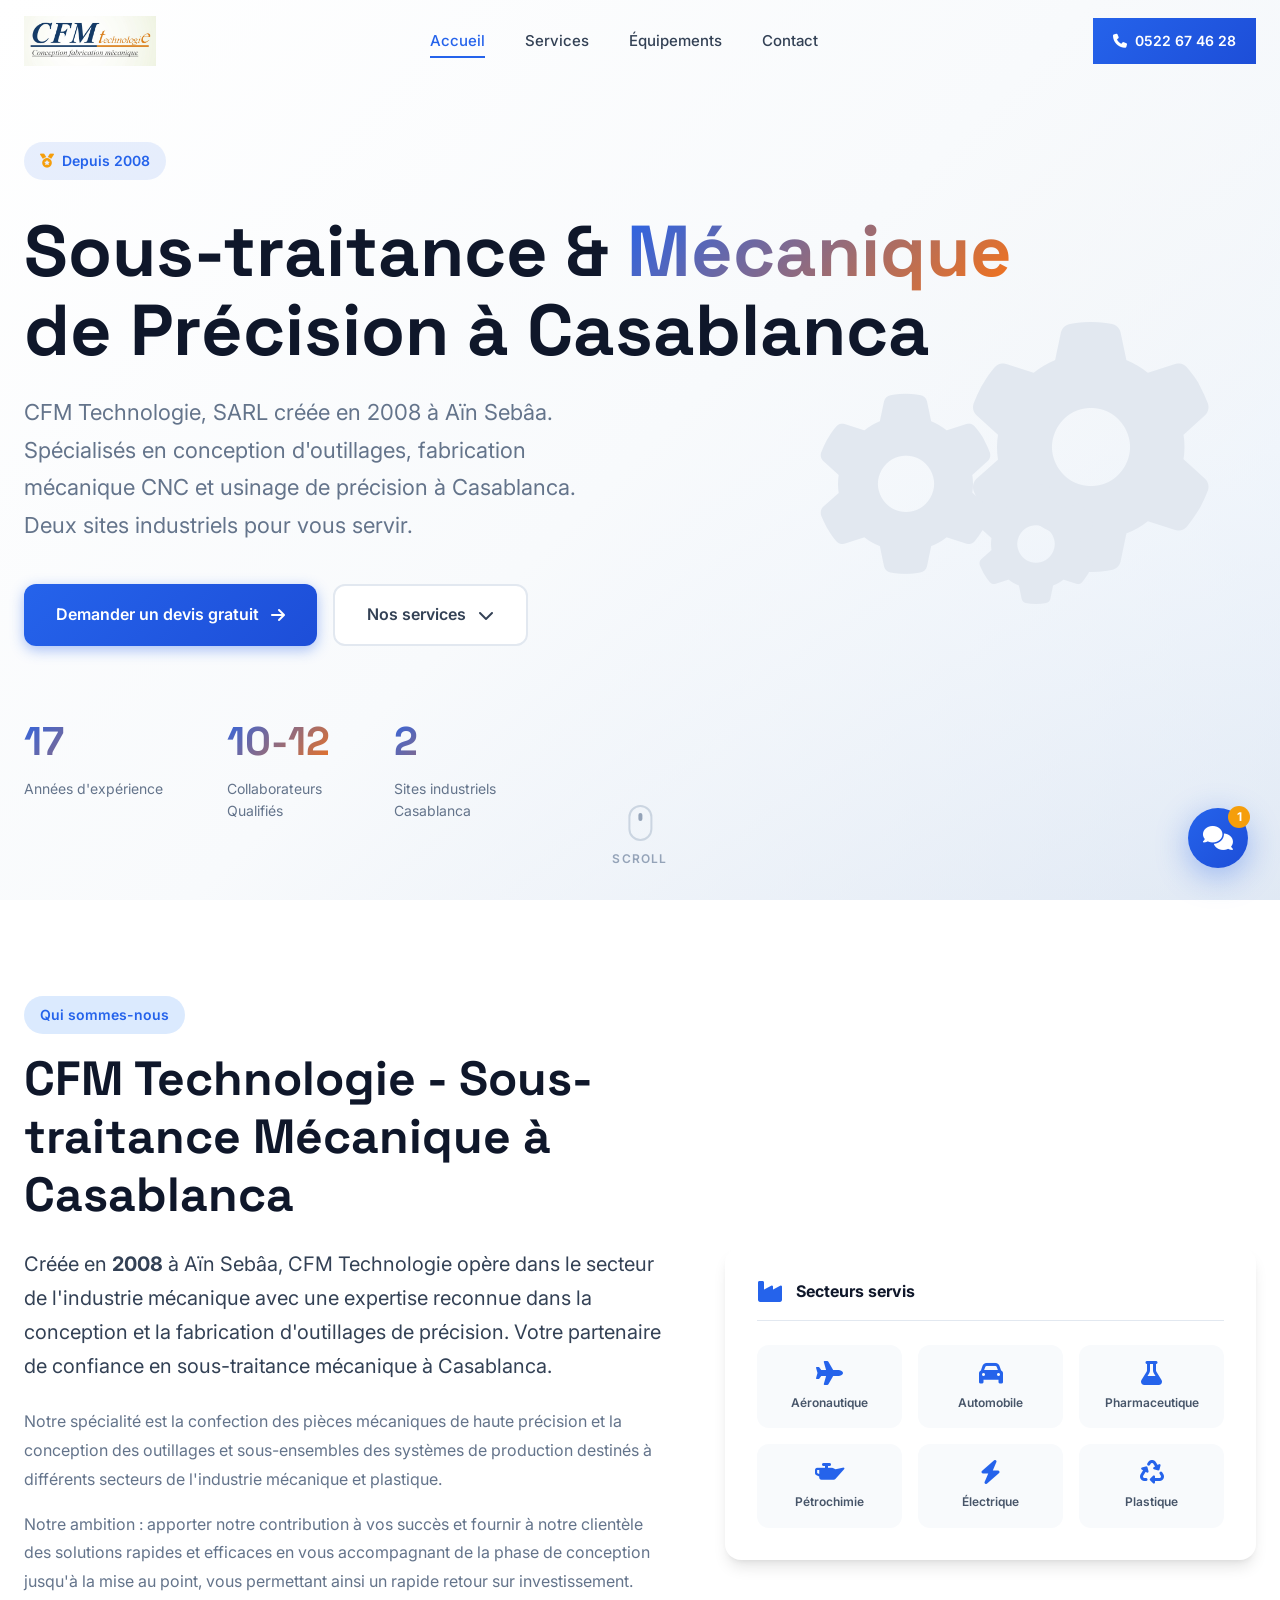
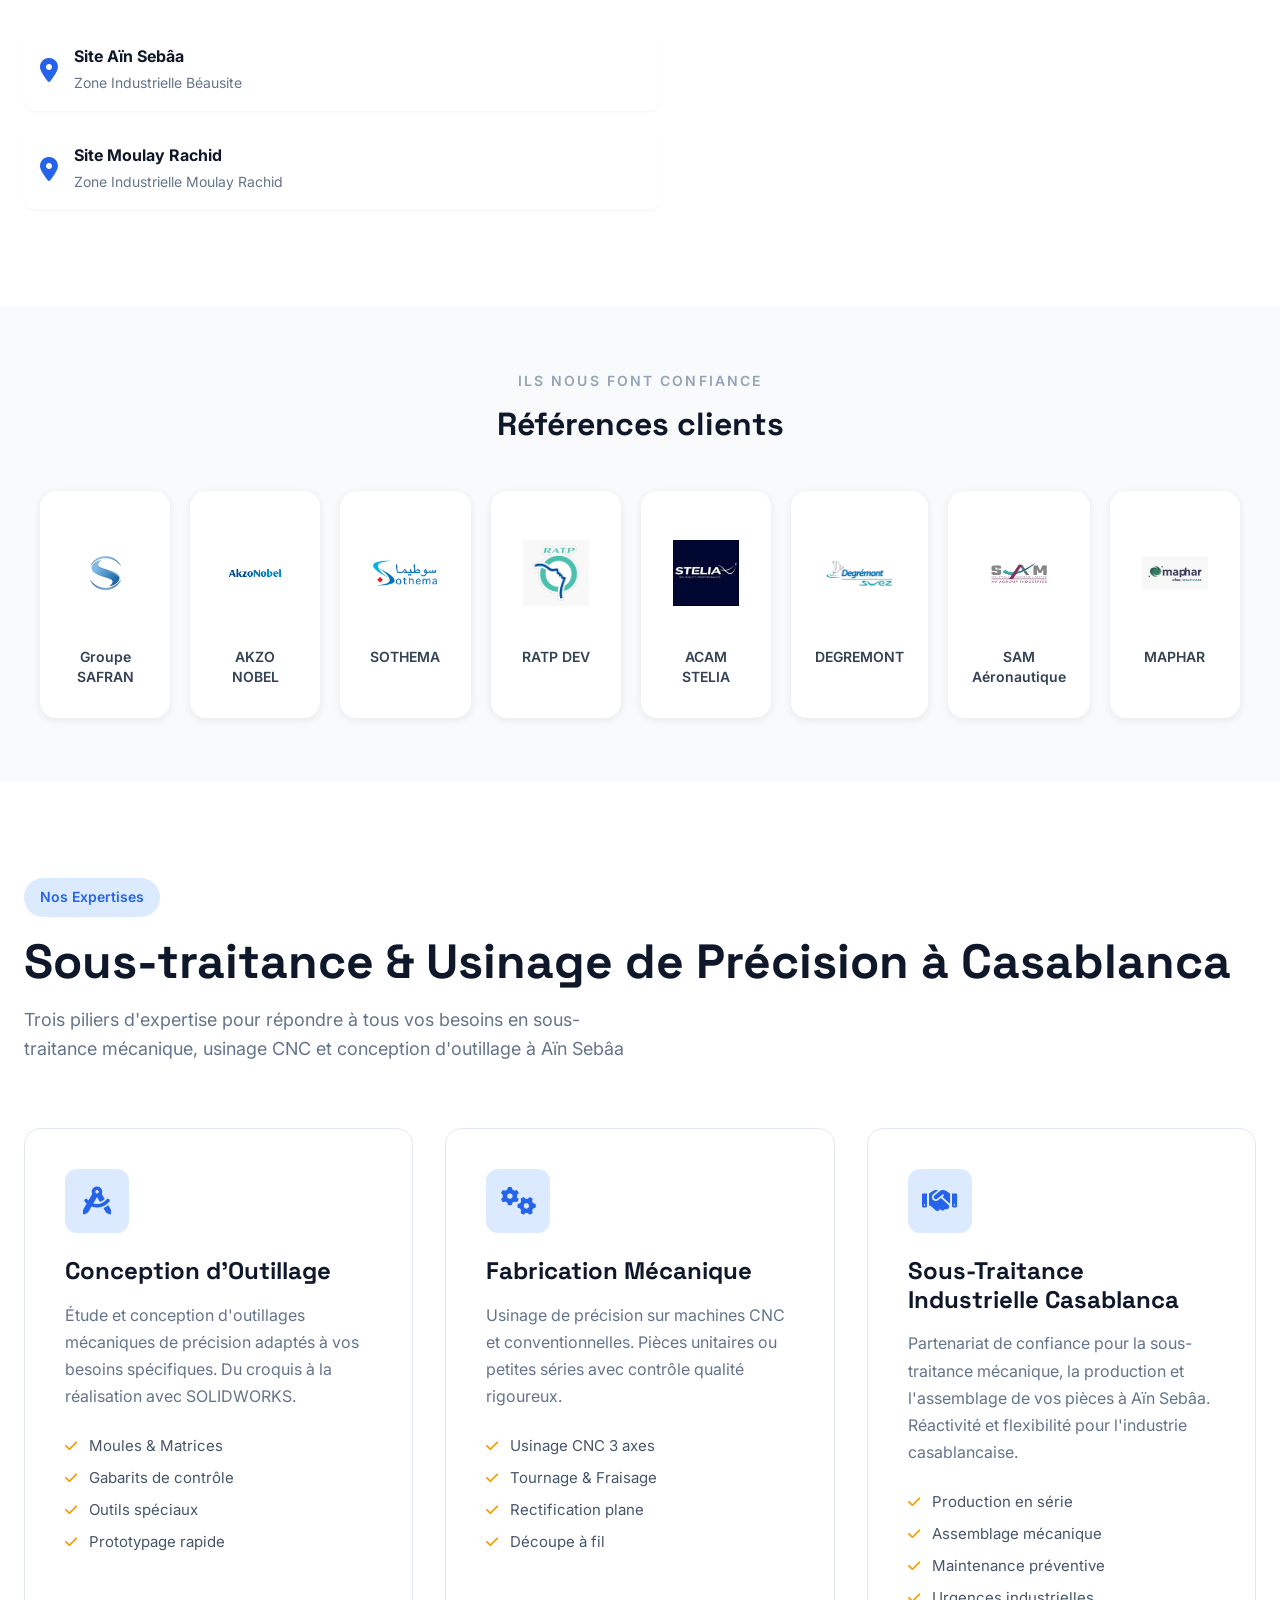
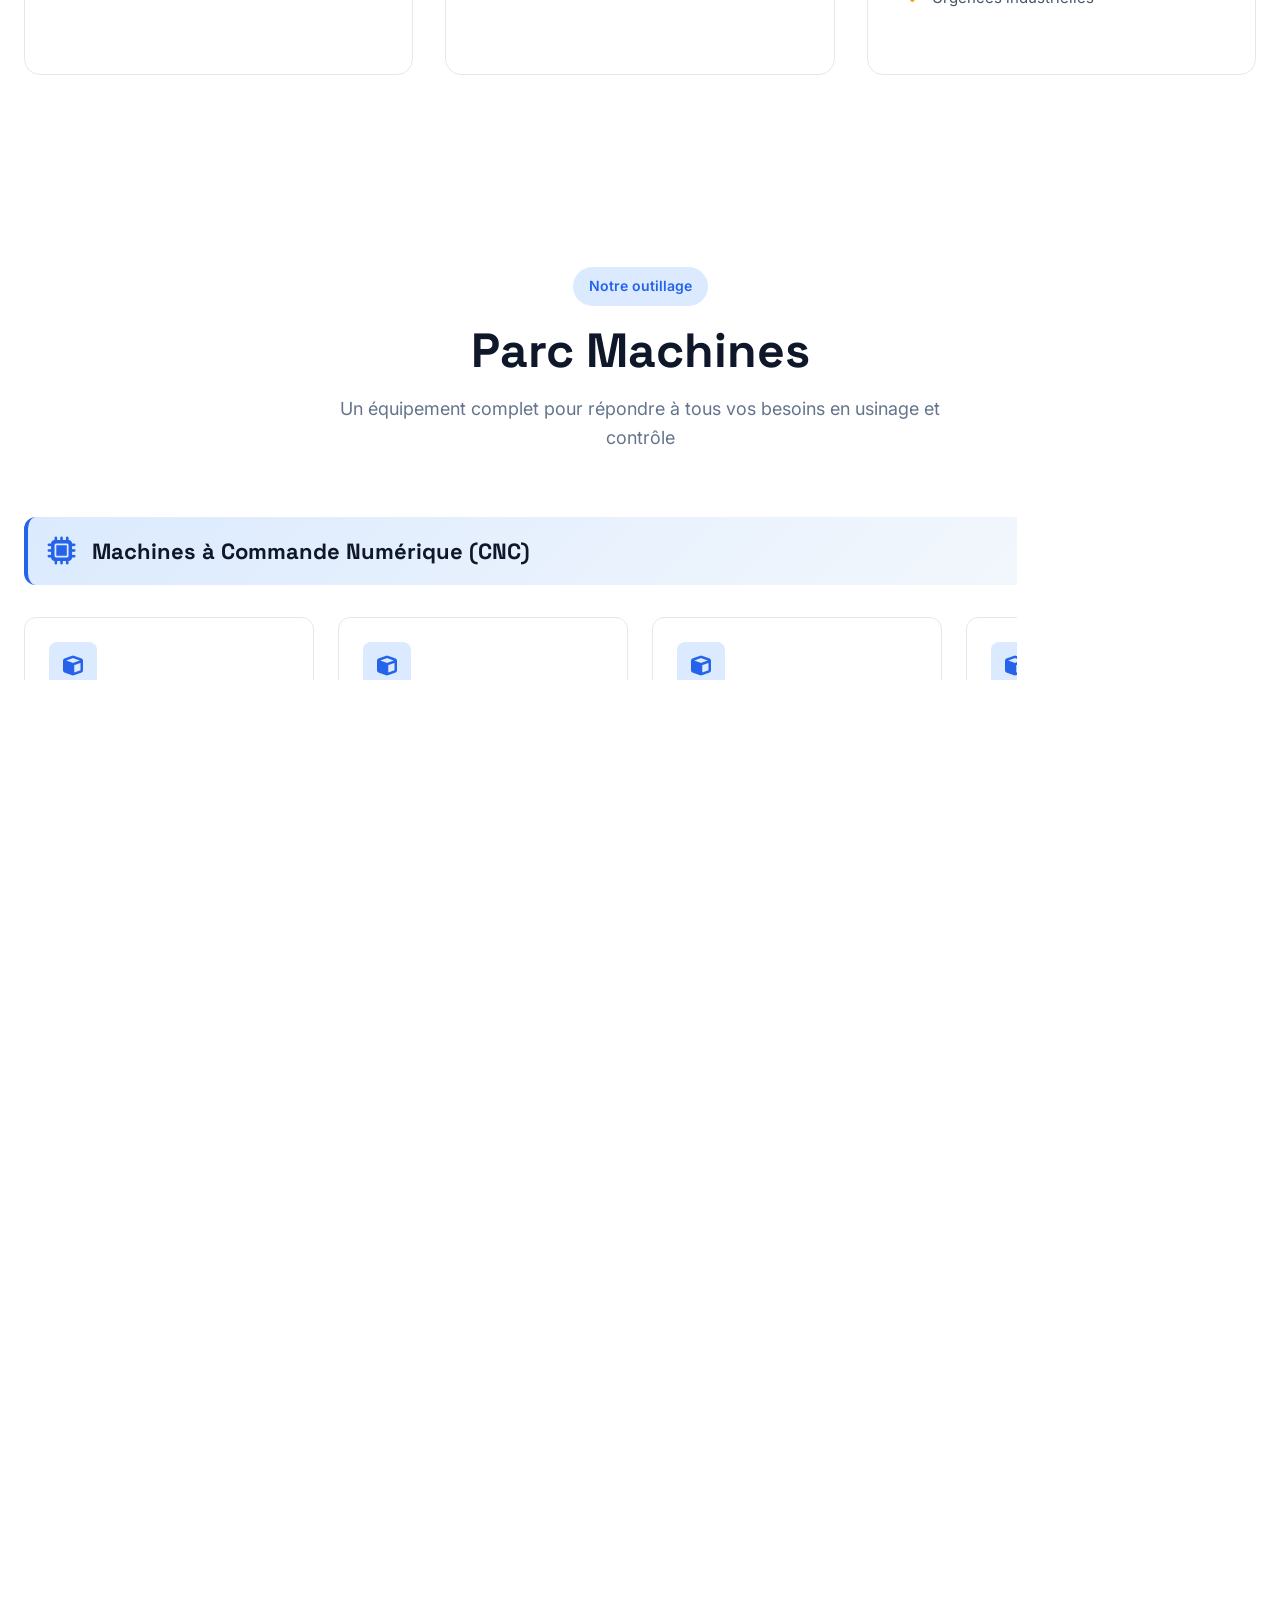
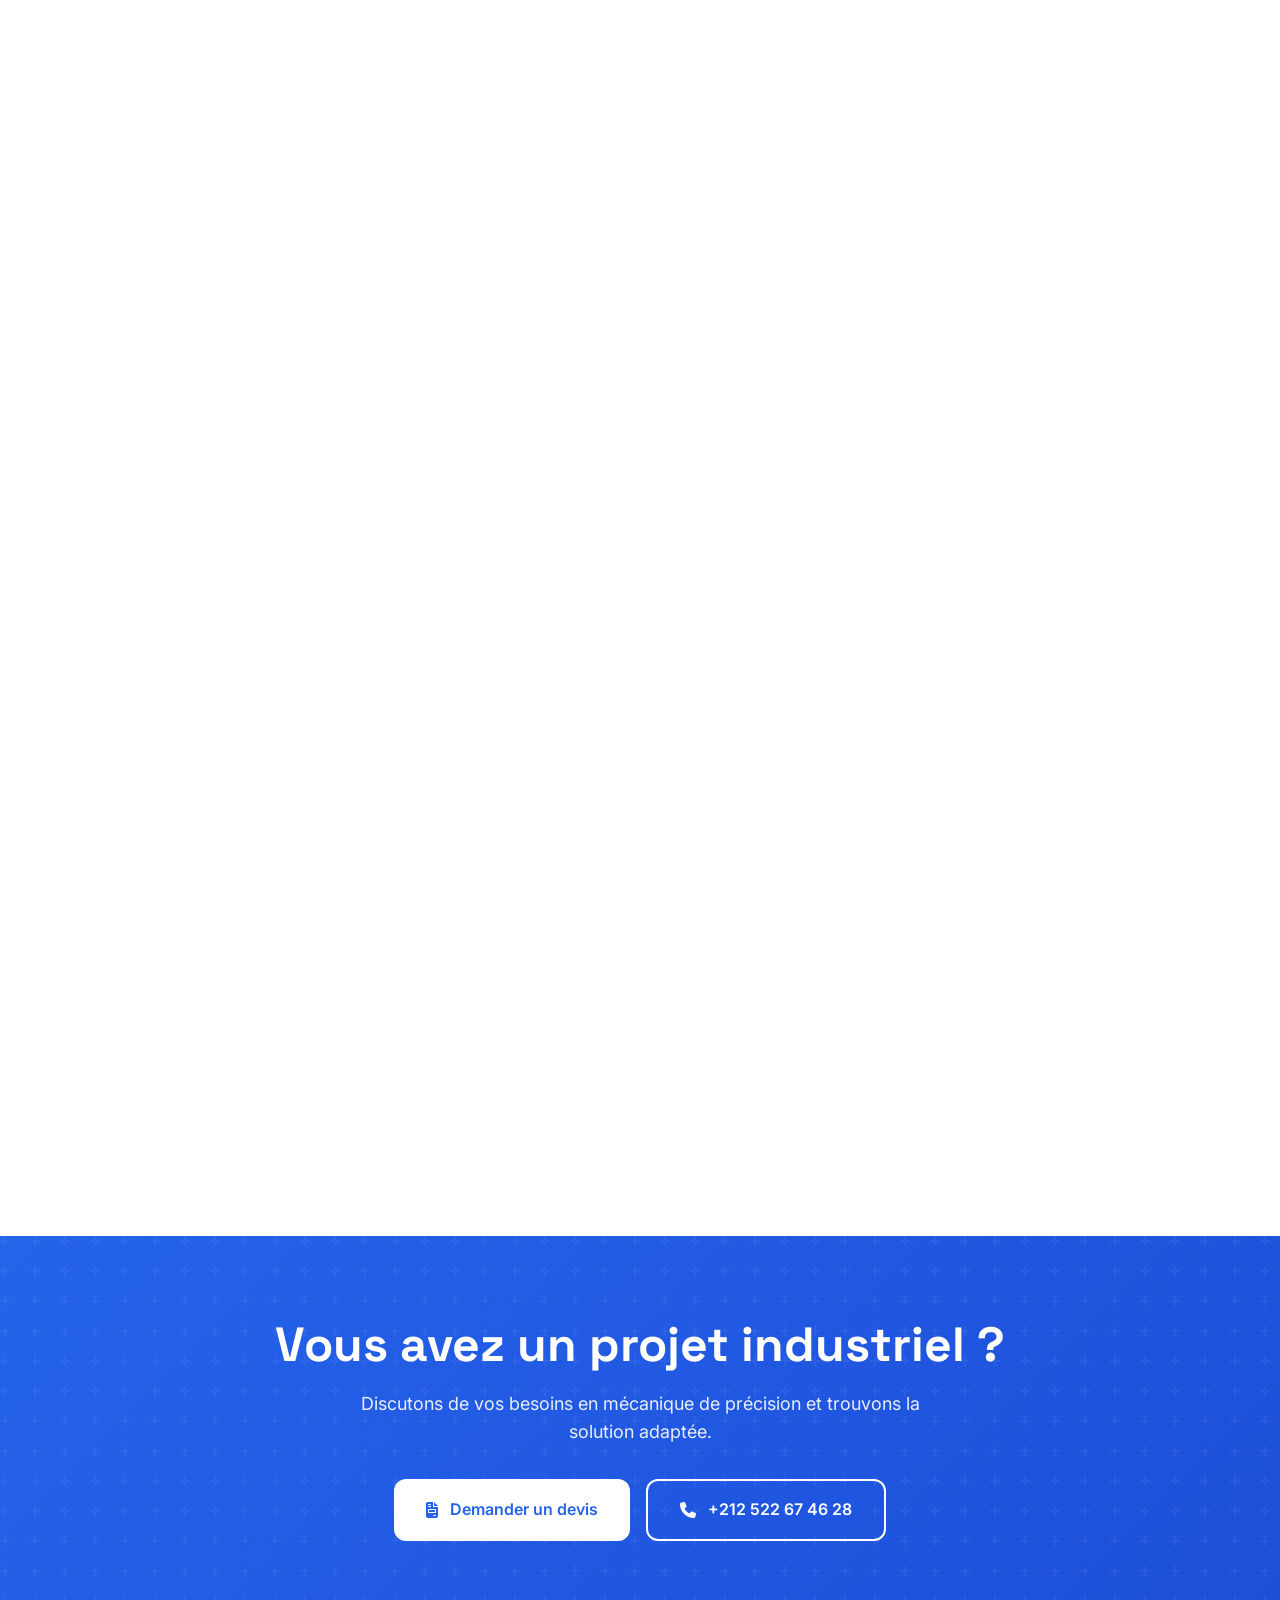
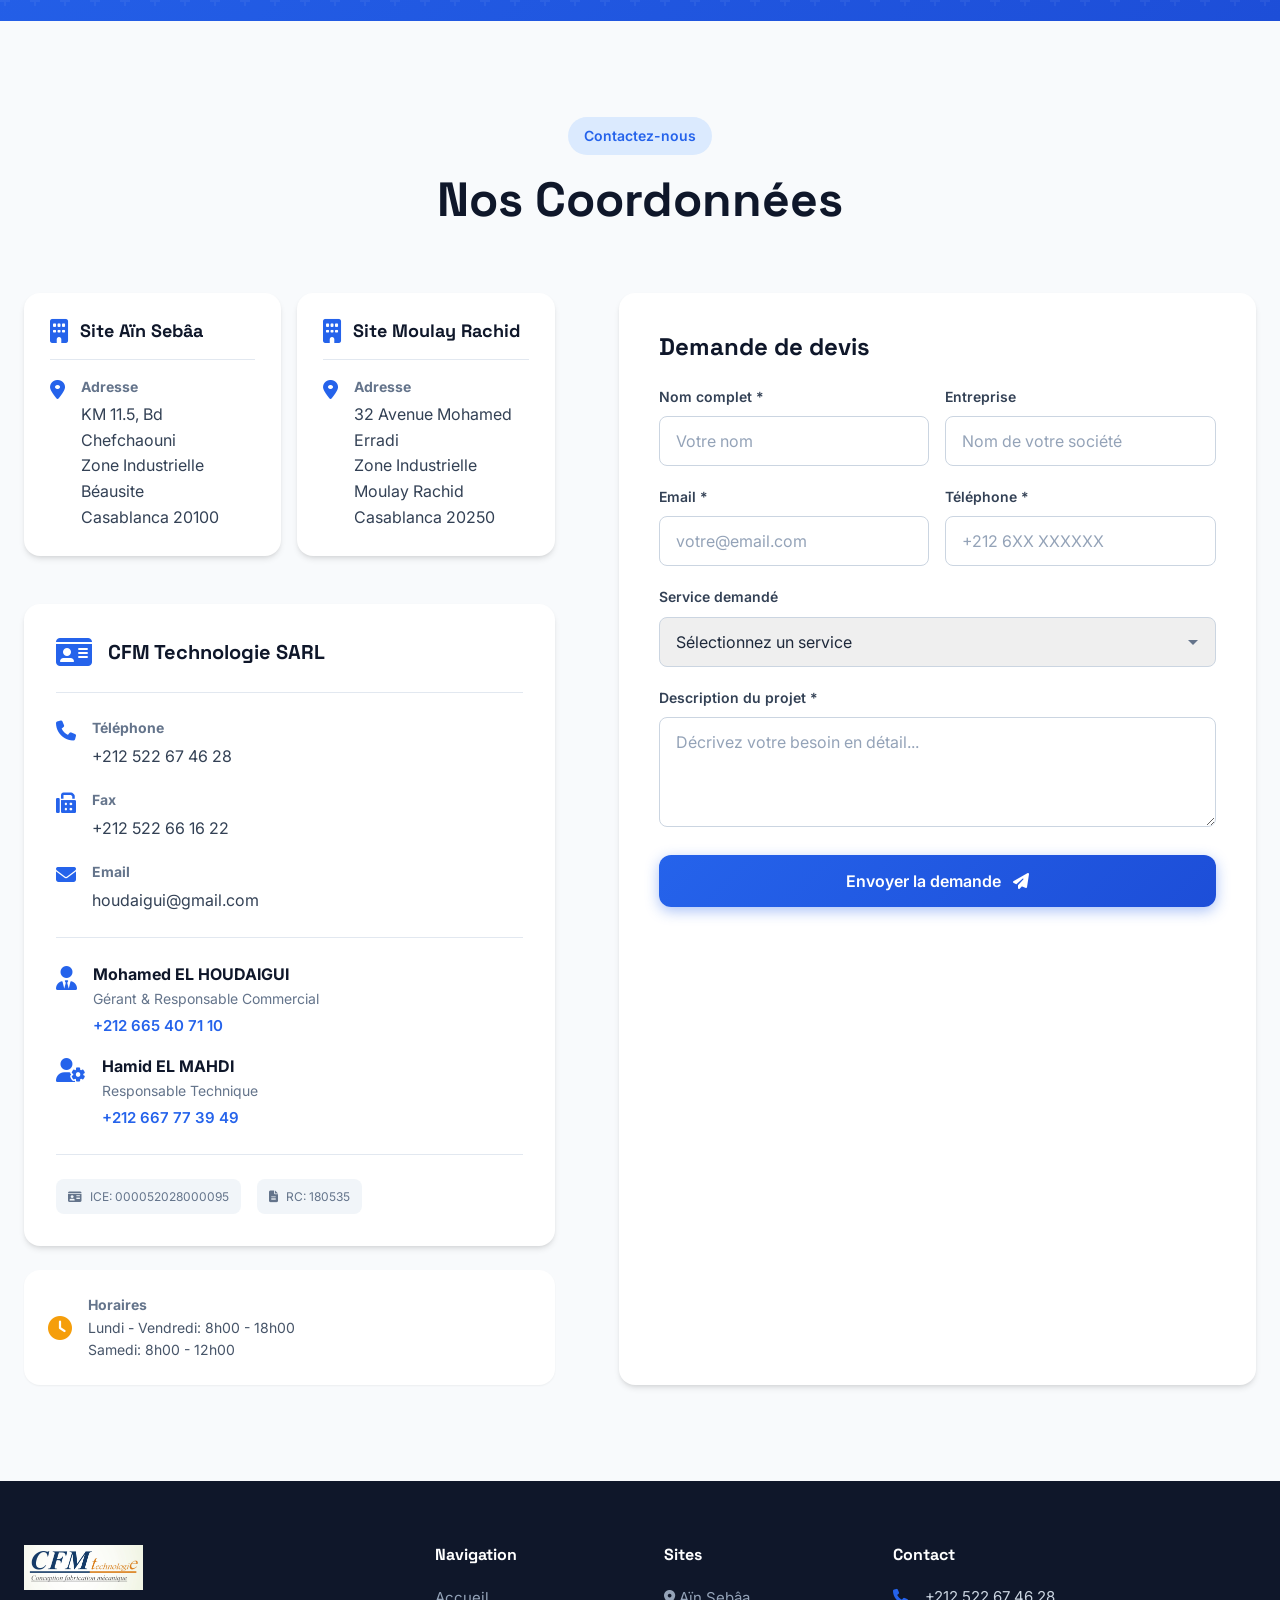
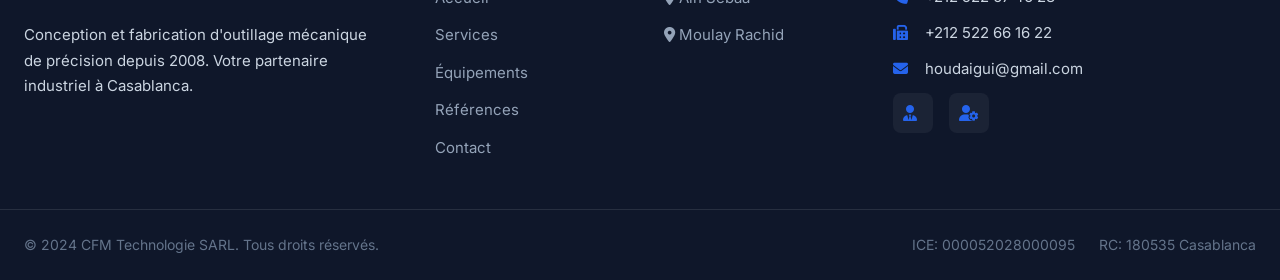
<file: index.html>
<!DOCTYPE html>
<html lang="fr">
<head>
 <meta charset="UTF-8">
 <meta name="viewport" content="width=device-width, initial-scale=1.0">
 <title>CFM Technologie | Mécanique de Précision Casablanca | Sous-traitance Industrielle</title>
 <meta name="description" content="CFM Technologie - Sous-traitance mécanique et usinage de précision à Casablanca, Aïn Sebâa. Conception d'outillage, machines CNC, bureau d'étude SOLIDWORKS depuis 2008. Devis gratuit.">
 <meta name="keywords" content="sous-traitance mécanique, usinage de précision, Aïn Sebâa, Casablanca, outillage industriel, conception mécanique, fabrication CNC, SOLIDWORKS">
 
 <!-- Open Graph pour les réseaux sociaux -->
 <meta property="og:title" content="CFM Technologie | Mécanique de Précision Casablanca">
 <meta property="og:description" content="Sous-traitance mécanique et usinage de précision à Casablanca, Aïn Sebâa. Devis gratuit.">
 <meta property="og:type" content="business.business">
 <meta property="og:url" content="https://cfm-technologie.ma">
 <meta property="og:image" content="assets/logo-cfm.webp">
 <meta property="business:contact_data:locality" content="Casablanca">
 <meta property="business:contact_data:region" content="Casablanca-Settat">
 <meta property="business:contact_data:country_name" content="Maroc">
 
 <!-- Schema.org LocalBusiness JSON-LD -->
 <script type="application/ld+json">
 {
 "@context": "https://schema.org",
 "@type": "LocalBusiness",
 "name": "CFM Technologie SARL",
 "alternateName": "CFM Technologie",
 "description": "Sous-traitance mécanique et usinage de précision à Casablanca. Conception d'outillage, machines CNC, bureau d'étude SOLIDWORKS.",
 "url": "https://cfm-technologie.ma",
 "telephone": "+212522674628",
 "email": "houdaigui@gmail.com",
 "foundingDate": "2008",
 "address": [
 {
 "@type": "PostalAddress",
 "streetAddress": "KM 11.5, Bd Chefchaouni, Zone Industrielle Béausite",
 "addressLocality": "Casablanca",
 "addressRegion": "Casablanca-Settat",
 "postalCode": "20100",
 "addressCountry": "MA"
 },
 {
 "@type": "PostalAddress",
 "streetAddress": "32 Avenue Mohamed Erradi, Zone Industrielle Moulay Rachid",
 "addressLocality": "Casablanca",
 "addressRegion": "Casablanca-Settat",
 "postalCode": "20250",
 "addressCountry": "MA"
 }
 ],
 "geo": {
 "@type": "GeoCoordinates",
 "latitude": "33.5731",
 "longitude": "-7.5898"
 },
 "areaServed": [
 "Casablanca",
 "Aïn Sebâa",
 "Zone Industrielle Béausite",
 "Moulay Rachid"
 ],
 "serviceType": [
 "Conception d'outillage",
 "Fabrication mécanique",
 "Sous-traitance industrielle",
 "Usinage CNC",
 "Usinage de précision"
 ],
 "hasOfferCatalog": {
 "@type": "OfferCatalog",
 "name": "Services de mécanique de précision",
 "itemListElement": [
 {
 "@type": "Offer",
 "itemOffered": {
 "@type": "Service",
 "name": "Conception d'outillage",
 "description": "Étude et conception d'outillages mécaniques avec SOLIDWORKS"
 }
 },
 {
 "@type": "Offer",
 "itemOffered": {
 "@type": "Service",
 "name": "Fabrication mécanique",
 "description": "Usinage de précision sur machines CNC et conventionnelles"
 }
 },
 {
 "@type": "Offer",
 "itemOffered": {
 "@type": "Service",
 "name": "Sous-traitance industrielle",
 "description": "Production en série et assemblage mécanique à Casablanca"
 }
 }
 ]
 },
 "employee": [
 {
 "@type": "Person",
 "name": "Mohamed EL HOUDAIGUI",
 "jobTitle": "Gérant & Responsable Commercial",
 "telephone": "+212665407110"
 },
 {
 "@type": "Person",
 "name": "Hamid EL MAHDI",
 "jobTitle": "Responsable Technique",
 "telephone": "+212667773949"
 }
 ],
 "numberOfEmployees": "10",
 "openingHoursSpecification": [
 {
 "@type": "OpeningHoursSpecification",
 "dayOfWeek": ["Monday", "Tuesday", "Wednesday", "Thursday", "Friday"],
 "opens": "08:00",
 "closes": "18:00"
 },
 {
 "@type": "OpeningHoursSpecification",
 "dayOfWeek": ["Saturday"],
 "opens": "08:00",
 "closes": "12:00"
 }
 ],
 "priceRange": "$$",
 "image": "assets/logo-cfm.webp",
 "logo": "assets/logo-cfm.webp",
 "sameAs": []
 }
 </script>
 
 <link rel="stylesheet" href="css/style.css">
 <link rel="preconnect" href="https://fonts.googleapis.com">
 <link rel="preconnect" href="https://fonts.gstatic.com" crossorigin>
 <link href="https://fonts.googleapis.com/css2?family=Inter:wght@400;500;600;700;800&family=Space+Grotesk:wght@500;700&display=swap" rel="stylesheet">
 <link rel="stylesheet" href="https://cdnjs.cloudflare.com/ajax/libs/font-awesome/6.4.0/css/all.min.css">
</head>
<body>
 <!-- Navigation -->
 <nav class="navbar" id="navbar">
 <div class="nav-container">
 <a href="#" class="logo">
 <img src="assets/logo-cfm.webp" alt="CFM Technologie" class="logo-img">
 </a>
 <ul class="nav-menu" id="navMenu">
 <li><a href="#accueil" class="nav-link active">Accueil</a></li>
 <li><a href="#services" class="nav-link">Services</a></li>
 <li><a href="#equipements" class="nav-link">Équipements</a></li>
 <li><a href="#contact" class="nav-link">Contact</a></li>
 </ul>
 <a href="#contact" class="nav-cta">
 <i class="fas fa-phone"></i>
 <span>0522 67 46 28</span>
 </a>
 <div class="hamburger" id="hamburger">
 <span></span>
 <span></span>
 <span></span>
 </div>
 </div>
 </nav>

 <!-- Hero Section -->
 <section id="accueil" class="hero">
 <div class="hero-bg">
 <div class="hero-pattern"></div>
 <div class="hero-gradient"></div>
 </div>
 <div class="hero-content">
 <div class="hero-badge">
 <i class="fas fa-medal"></i>
 <span>Depuis 2008</span>
 </div>
 <h1 class="hero-title">
 Sous-traitance & <span class="highlight">Mécanique</span><br>
 de Précision à Casablanca
 </h1>
 <p class="hero-subtitle">
 CFM Technologie, SARL créée en 2008 à Aïn Sebâa. Spécialisés en conception d'outillages, 
 fabrication mécanique CNC et usinage de précision à Casablanca. Deux sites industriels pour vous servir.
 </p>
 <div class="hero-cta-group">
 <a href="devis.html" class="btn btn-primary" onclick="gtag && gtag('event', 'click', { 'event_category': 'CTA', 'event_label': 'Hero Demander Devis' });">
 <span>Demander un devis gratuit</span>
 <i class="fas fa-arrow-right"></i>
 </a>
 <a href="#services" class="btn btn-secondary">
 <span>Nos services</span>
 <i class="fas fa-chevron-down"></i>
 </a>
 </div>
 <div class="hero-stats">
 <div class="stat-item">
 <span class="stat-number">17</span>
 <span class="stat-label">Années d'expérience</span>
 </div>
 <div class="stat-item">
 <span class="stat-number">10-12</span>
 <span class="stat-label">Collaborateurs<br>Qualifiés</span>
 </div>
 <div class="stat-item">
 <span class="stat-number">2</span>
 <span class="stat-label">Sites industriels<br>Casablanca</span>
 </div>
 </div>
 </div>
 <div class="hero-visual">
 <div class="gear-animation">
 <div class="gear gear-1">
 <i class="fas fa-cog"></i>
 </div>
 <div class="gear gear-2">
 <i class="fas fa-cog"></i>
 </div>
 <div class="gear gear-3">
 <i class="fas fa-cog"></i>
 </div>
 </div>
 </div>
 <div class="scroll-indicator">
 <div class="mouse">
 <div class="wheel"></div>
 </div>
 <span>Scroll</span>
 </div>
 </section>

 <!-- About Section -->
 <section id="about" class="about">
 <div class="container">
 <div class="about-grid">
 <div class="about-content">
 <span class="section-tag">Qui sommes-nous</span>
 <h2 class="section-title">CFM Technologie - Sous-traitance Mécanique à Casablanca</h2>
 <p class="about-lead">
 Créée en <strong>2008</strong> à Aïn Sebâa, CFM Technologie opère dans le secteur de l'industrie mécanique avec une expertise reconnue dans la conception et la fabrication d'outillages de précision. Votre partenaire de confiance en sous-traitance mécanique à Casablanca.
 </p>
 <p class="about-text">
 Notre spécialité est la confection des pièces mécaniques de haute précision et la conception des outillages et sous-ensembles des systèmes de production destinés à différents secteurs de l'industrie mécanique et plastique.
 </p>
 <p class="about-text">
 Notre ambition : apporter notre contribution à vos succès et fournir à notre clientèle des solutions rapides et efficaces en vous accompagnant de la phase de conception jusqu'à la mise au point, vous permettant ainsi un rapide retour sur investissement.
 </p>
 <div class="about-features">
 <div class="about-feature">
 <i class="fas fa-map-marker-alt"></i>
 <div>
 <strong>Site Aïn Sebâa</strong>
 <span>Zone Industrielle Béausite</span>
 </div>
 </div>
 <div class="about-feature">
 <i class="fas fa-map-marker-alt"></i>
 <div>
 <strong>Site Moulay Rachid</strong>
 <span>Zone Industrielle Moulay Rachid</span>
 </div>
 </div>
 </div>
 </div>
 <div class="about-visual">
 <div class="about-card">
 <div class="about-card-header">
 <i class="fas fa-industry"></i>
 <span>Secteurs servis</span>
 </div>
 <div class="sectors-grid-compact">
 <div class="sector-item"><i class="fas fa-plane"></i><span>Aéronautique</span></div>
 <div class="sector-item"><i class="fas fa-car"></i><span>Automobile</span></div>
 <div class="sector-item"><i class="fas fa-flask"></i><span>Pharmaceutique</span></div>
 <div class="sector-item"><i class="fas fa-oil-can"></i><span>Pétrochimie</span></div>
 <div class="sector-item"><i class="fas fa-bolt"></i><span>Électrique</span></div>
 <div class="sector-item"><i class="fas fa-recycle"></i><span>Plastique</span></div>
 </div>
 </div>
 </div>
 </div>
 </div>
 </section>

 <!-- Section Clients Confiance -->
 <section class="clients-trust">
 <div class="container">
 <div class="clients-header">
 <span class="clients-subtitle">ILS NOUS FONT CONFIANCE</span>
 <h2 class="clients-title">Références clients</h2>
 </div>
 <div class="clients-grid">
 <div class="client-card">
 <div class="client-logo-box">
 <img src="assets/logos/logo1.png" alt="Groupe SAFRAN" class="client-logo-img">
 </div>
 <span class="client-name">Groupe SAFRAN</span>
 </div>
 <div class="client-card">
 <div class="client-logo-box">
 <img src="assets/logos/logo2.png" alt="AKZO NOBEL" class="client-logo-img">
 </div>
 <span class="client-name">AKZO NOBEL</span>
 </div>
 <div class="client-card">
 <div class="client-logo-box">
 <img src="assets/logos/logo3.png" alt="SOTHEMA" class="client-logo-img">
 </div>
 <span class="client-name">SOTHEMA</span>
 </div>
 <div class="client-card">
 <div class="client-logo-box">
 <img src="assets/logos/logo4.webp" alt="RATP DEV" class="client-logo-img">
 </div>
 <span class="client-name">RATP DEV</span>
 </div>
 <div class="client-card">
 <div class="client-logo-box">
 <img src="assets/logos/logo5.webp" alt="ACAM STELIA" class="client-logo-img">
 </div>
 <span class="client-name">ACAM STELIA</span>
 </div>
 <div class="client-card">
 <div class="client-logo-box">
 <img src="assets/logos/logo6.png" alt="DEGREMONT" class="client-logo-img">
 </div>
 <span class="client-name">DEGREMONT</span>
 </div>
 <div class="client-card">
 <div class="client-logo-box">
 <img src="assets/logos/logo7.webp" alt="SAM Aéronautique" class="client-logo-img">
 </div>
 <span class="client-name">SAM Aéronautique</span>
 </div>
 <div class="client-card">
 <div class="client-logo-box">
 <img src="assets/logos/logo8.webp" alt="MAPHAR" class="client-logo-img">
 </div>
 <span class="client-name">MAPHAR</span>
 </div>
 </div>
 </div>
 </section>

 <!-- Services Section -->
 <section id="services" class="services">
 <div class="container">
 <div class="section-header">
 <span class="section-tag">Nos Expertises</span>
 <h2 class="section-title">Sous-traitance & Usinage de Précision à Casablanca</h2>
 <p class="section-subtitle">
 Trois piliers d'expertise pour répondre à tous vos besoins en sous-traitance mécanique, usinage CNC et conception d'outillage à Aïn Sebâa
 </p>
 </div>
 <div class="services-grid">
 <div class="service-card" data-aos="fade-up" data-aos-delay="0">
 <div class="service-icon">
 <i class="fas fa-drafting-compass"></i>
 <div class="icon-bg"></div>
 </div>
 <h3>Conception d'Outillage</h3>
 <p>Étude et conception d'outillages mécaniques de précision adaptés à vos besoins spécifiques. Du croquis à la réalisation avec SOLIDWORKS.</p>
 <ul class="service-list">
 <li><i class="fas fa-check"></i> Moules & Matrices</li>
 <li><i class="fas fa-check"></i> Gabarits de contrôle</li>
 <li><i class="fas fa-check"></i> Outils spéciaux</li>
 <li><i class="fas fa-check"></i> Prototypage rapide</li>
 </ul>
 </div>
 <div class="service-card" data-aos="fade-up" data-aos-delay="100">
 <div class="service-icon">
 <i class="fas fa-cogs"></i>
 <div class="icon-bg"></div>
 </div>
 <h3>Fabrication Mécanique</h3>
 <p>Usinage de précision sur machines CNC et conventionnelles. Pièces unitaires ou petites séries avec contrôle qualité rigoureux.</p>
 <ul class="service-list">
 <li><i class="fas fa-check"></i> Usinage CNC 3 axes</li>
 <li><i class="fas fa-check"></i> Tournage & Fraisage</li>
 <li><i class="fas fa-check"></i> Rectification plane</li>
 <li><i class="fas fa-check"></i> Découpe à fil</li>
 </ul>
 </div>
 <div class="service-card" data-aos="fade-up" data-aos-delay="200">
 <div class="service-icon">
 <i class="fas fa-handshake"></i>
 <div class="icon-bg"></div>
 </div>
 <h3>Sous-Traitance Industrielle Casablanca</h3>
 <p>Partenariat de confiance pour la sous-traitance mécanique, la production et l'assemblage de vos pièces à Aïn Sebâa. Réactivité et flexibilité pour l'industrie casablancaise.</p>
 <ul class="service-list">
 <li><i class="fas fa-check"></i> Production en série</li>
 <li><i class="fas fa-check"></i> Assemblage mécanique</li>
 <li><i class="fas fa-check"></i> Maintenance préventive</li>
 <li><i class="fas fa-check"></i> Urgences industrielles</li>
 </ul>
 </div>
 </div>
 </div>
 </section>

 <!-- Equipements Section -->
 <section id="equipements" class="equipements">
 <div class="container">
 <div class="section-header center">
 <span class="section-tag">Notre outillage</span>
 <h2 class="section-title">Parc Machines</h2>
 <p class="section-subtitle">Un équipement complet pour répondre à tous vos besoins en usinage et contrôle</p>
 </div>
 
 <!-- Machines CNC -->
 <div class="equipment-category">
 <div class="category-header">
 <i class="fas fa-microchip"></i>
 <h3>Machines à Commande Numérique (CNC)</h3>
 </div>
 <div class="equipment-grid">
 <div class="equipment-card">
 <div class="equipment-icon"><i class="fas fa-cube"></i></div>
 <h4>Centre d'usinage HURON</h4>
 <span class="capacity">1050 × 560 × 560 mm</span>
 </div>
 <div class="equipment-card">
 <div class="equipment-icon"><i class="fas fa-cube"></i></div>
 <h4>Centre d'usinage AKEIRA SEKI</h4>
 <span class="capacity">1100 × 560 × 560 mm</span>
 </div>
 <div class="equipment-card">
 <div class="equipment-icon"><i class="fas fa-cube"></i></div>
 <h4>Centre d'usinage CINCINNATI</h4>
 <span class="capacity">500 × 500 × 500 mm</span>
 </div>
 <div class="equipment-card">
 <div class="equipment-icon"><i class="fas fa-cube"></i></div>
 <h4>Fraiseuse numérique MIKRON FW20</h4>
 <span class="capacity">500 × 350 × 300 mm</span>
 </div>
 <div class="equipment-card">
 <div class="equipment-icon"><i class="fas fa-cut"></i></div>
 <h4>Découpe à fil (épaisseur 0,2mm)</h4>
 <span class="capacity">450 × 350 mm</span>
 </div>
 </div>
 </div>

 <!-- Machines Conventionnelles -->
 <div class="equipment-category">
 <div class="category-header">
 <i class="fas fa-cog"></i>
 <h3>Machines Conventionnelles</h3>
 </div>
 <div class="equipment-grid">
 <div class="equipment-card">
 <div class="equipment-icon"><i class="fas fa-arrows-alt"></i></div>
 <h4>Fraiseuse universelle HURON</h4>
 <span class="capacity">1200 × 450 × 500 mm</span>
 </div>
 <div class="equipment-card">
 <div class="equipment-icon"><i class="fas fa-arrows-alt"></i></div>
 <h4>Fraiseuse GAMBIN</h4>
 <span class="capacity">700 × 350 × 350 mm</span>
 </div>
 <div class="equipment-card">
 <div class="equipment-icon"><i class="fas fa-tools"></i></div>
 <h4>2 Fraiseuses d'outillage DECKEL FP1</h4>
 <span class="capacity">300 × 200 × 300 mm</span>
 </div>
 <div class="equipment-card">
 <div class="equipment-icon"><i class="fas fa-circle-notch"></i></div>
 <h4>Tour universel TOS</h4>
 <span class="capacity">Ø400 × 2000 mm</span>
 </div>
 <div class="equipment-card">
 <div class="equipment-icon"><i class="fas fa-circle-notch"></i></div>
 <h4>Tour universel CASNEUVE</h4>
 <span class="capacity">Ø375 × 1500 mm</span>
 </div>
 <div class="equipment-card">
 <div class="equipment-icon"><i class="fas fa-circle-notch"></i></div>
 <h4>Tour JL32</h4>
 <span class="capacity">Ø350 × 1200 mm</span>
 </div>
 <div class="equipment-card">
 <div class="equipment-icon"><i class="fas fa-square"></i></div>
 <h4>Rectifieuse plane</h4>
 <span class="capacity">700 × 400 mm</span>
 </div>
 <div class="equipment-card">
 <div class="equipment-icon"><i class="fas fa-square"></i></div>
 <h4>Rectifieuse plane</h4>
 <span class="capacity">550 × 300 mm</span>
 </div>
 <div class="equipment-card">
 <div class="equipment-icon"><i class="fas fa-draw-polygon"></i></div>
 <h4>Rectifieuse de profil ARA</h4>
 <span class="capacity">200 × 300 mm</span>
 </div>
 <div class="equipment-card">
 <div class="equipment-icon"><i class="fas fa-bullseye"></i></div>
 <h4>Perceuse radiale double table</h4>
 <span class="capacity">Hauteur 1200 mm</span>
 </div>
 <div class="equipment-card full-width">
 <div class="equipment-icon"><i class="fas fa-fire"></i></div>
 <h4>Atelier de mécano-soudure</h4>
 <span class="capacity">Soudage et assemblage</span>
 </div>
 </div>
 </div>

 <!-- Bureau d'étude -->
 <div class="equipment-category">
 <div class="category-header">
 <i class="fas fa-laptop-code"></i>
 <h3>Bureau d'Étude</h3>
 </div>
 <div class="equipment-grid">
 <div class="equipment-card highlight">
 <div class="equipment-icon"><i class="fas fa-drafting-compass"></i></div>
 <h4>Station DAO SOLIDWORKS</h4>
 <span class="capacity">Licence officielle</span>
 <p class="equipment-desc">Conception et modélisation 3D</p>
 </div>
 <div class="equipment-card highlight">
 <div class="equipment-icon"><i class="fas fa-code"></i></div>
 <h4>Station FAO MASTERCAM</h4>
 <span class="capacity">Licence officielle</span>
 <p class="equipment-desc">Programmation des machines CNC</p>
 </div>
 </div>
 </div>

 <!-- Moyens de contrôle -->
 <div class="equipment-category">
 <div class="category-header">
 <i class="fas fa-ruler-combined"></i>
 <h3>Moyens de Contrôle Qualité</h3>
 </div>
 <div class="equipment-grid">
 <div class="equipment-card">
 <div class="equipment-icon"><i class="fas fa-ruler"></i></div>
 <h4>Pieds à coulisse</h4>
 <span class="capacity">Capacité 1200 mm</span>
 </div>
 <div class="equipment-card">
 <div class="equipment-icon"><i class="fas fa-bullseye"></i></div>
 <h4>Micromètre</h4>
 <span class="capacity">Jusqu'à Ø275 mm - Précision 0.01 mm</span>
 </div>
 <div class="equipment-card">
 <div class="equipment-icon"><i class="fas fa-ruler-vertical"></i></div>
 <h4>Jauge micrométrique</h4>
 <span class="capacity">Jusqu'à 300 mm de profondeur</span>
 </div>
 <div class="equipment-card">
 <div class="equipment-icon"><i class="fas fa-th"></i></div>
 <h4>Marbre avec comparateur digital</h4>
 <span class="capacity">Contrôle de planéité</span>
 </div>
 </div>
 </div>
 </div>
 </section>

 <!-- CTA Section -->
 <section class="cta">
 <div class="cta-bg">
 <div class="cta-pattern"></div>
 </div>
 <div class="container">
 <div class="cta-content">
 <h2>Vous avez un projet industriel ?</h2>
 <p>Discutons de vos besoins en mécanique de précision et trouvons la solution adaptée.</p>
<div class="cta-actions">
 <a href="devis.html" class="btn btn-white">
 <i class="fas fa-file-invoice"></i>
 <span>Demander un devis</span>
 </a>
 <a href="tel:+212522674628" class="btn btn-outline-white">
 <i class="fas fa-phone"></i>
 <span>+212 522 67 46 28</span>
 </a>
 </div>
 </div>
 </div>
 </section>

 <!-- Contact Section -->
 <section id="contact" class="contact">
 <div class="container">
 <div class="section-header center">
 <span class="section-tag">Contactez-nous</span>
 <h2 class="section-title">Nos Coordonnées</h2>
 </div>
 <div class="contact-grid">
 <div class="contact-info">
 <div class="sites-container">
 <!-- Site Aïn Sebâa -->
 <div class="site-card">
 <div class="site-header">
 <i class="fas fa-building"></i>
 <h3>Site Aïn Sebâa</h3>
 </div>
 <div class="site-body">
 <div class="info-row">
 <i class="fas fa-map-marker-alt"></i>
 <div>
 <strong>Adresse</strong>
 <p>KM 11.5, Bd Chefchaouni<br>Zone Industrielle Béausite<br>Casablanca 20100</p>
 </div>
 </div>
 </div>
 </div>
 
 <!-- Site Moulay Rachid -->
 <div class="site-card">
 <div class="site-header">
 <i class="fas fa-building"></i>
 <h3>Site Moulay Rachid</h3>
 </div>
 <div class="site-body">
 <div class="info-row">
 <i class="fas fa-map-marker-alt"></i>
 <div>
 <strong>Adresse</strong>
 <p>32 Avenue Mohamed Erradi<br>Zone Industrielle Moulay Rachid<br>Casablanca 20250</p>
 </div>
 </div>
 </div>
 </div>
 </div>

 <!-- Coordonnées communes -->
 <div class="info-card-main">
 <div class="card-header">
 <i class="fas fa-id-card"></i>
 <h3>CFM Technologie SARL</h3>
 </div>
 <div class="card-body">
 <div class="info-row">
 <i class="fas fa-phone"></i>
 <div>
 <strong>Téléphone</strong>
 <p><a href="tel:+212522674628">+212 522 67 46 28</a></p>
 </div>
 </div>
 <div class="info-row">
 <i class="fas fa-fax"></i>
 <div>
 <strong>Fax</strong>
 <p>+212 522 66 16 22</p>
 </div>
 </div>
 <div class="info-row">
 <i class="fas fa-envelope"></i>
 <div>
 <strong>Email</strong>
 <p><a href="mailto:houdaigui@gmail.com">houdaigui@gmail.com</a></p>
 </div>
 </div>
 </div>
 <div class="contacts-person">
 <div class="contact-person">
 <i class="fas fa-user-tie"></i>
 <div>
 <strong>Mohamed EL HOUDAIGUI</strong>
 <span>Gérant & Responsable Commercial</span>
 <p><a href="tel:+212665407110">+212 665 40 71 10</a></p>
 </div>
 </div>
 <div class="contact-person">
 <i class="fas fa-user-cog"></i>
 <div>
 <strong>Hamid EL MAHDI</strong>
 <span>Responsable Technique</span>
 <p><a href="tel:+212667773949">+212 667 77 39 49</a></p>
 </div>
 </div>
 </div>
 <div class="card-footer">
 <div class="business-info">
 <span><i class="fas fa-id-card"></i> ICE: 000052028000095</span>
 <span><i class="fas fa-file-alt"></i> RC: 180535</span>
 </div>
 </div>
 </div>
 <div class="hours-card">
 <i class="fas fa-clock"></i>
 <div>
 <strong>Horaires</strong>
 <p>Lundi - Vendredi: 8h00 - 18h00</p>
 <p>Samedi: 8h00 - 12h00</p>
 </div>
 </div>
 </div>
 <div class="contact-form-wrapper">
 <form class="contact-form" id="contactForm">
 <h3>Demande de devis</h3>
 <div class="form-row">
 <div class="form-group">
 <label for="nom">Nom complet *</label>
 <input type="text" id="nom" name="nom" required placeholder="Votre nom">
 </div>
 <div class="form-group">
 <label for="entreprise">Entreprise</label>
 <input type="text" id="entreprise" name="entreprise" placeholder="Nom de votre société">
 </div>
 </div>
 <div class="form-row">
 <div class="form-group">
 <label for="email">Email *</label>
 <input type="email" id="email" name="email" required placeholder="votre@email.com">
 </div>
 <div class="form-group">
 <label for="telephone">Téléphone *</label>
 <input type="tel" id="telephone" name="telephone" required placeholder="+212 6XX XXXXXX">
 </div>
 </div>
 <div class="form-group">
 <label for="service">Service demandé</label>
 <select id="service" name="service">
 <option value="">Sélectionnez un service</option>
 <option value="conception">Conception d'outillage</option>
 <option value="fabrication">Fabrication mécanique</option>
 <option value="sous-traitance">Sous-traitance industrielle</option>
 <option value="autre">Autre demande</option>
 </select>
 </div>
 <div class="form-group">
 <label for="message">Description du projet *</label>
 <textarea id="message" name="message" rows="4" required placeholder="Décrivez votre besoin en détail..."></textarea>
 </div>
 <button type="submit" class="btn btn-primary btn-full">
 <span>Envoyer la demande</span>
 <i class="fas fa-paper-plane"></i>
 </button>
 </form>
 </div>
 </div>
 </div>
 </section>

 <!-- Footer -->
 <footer class="footer">
 <div class="footer-top">
 <div class="container">
 <div class="footer-grid">
 <div class="footer-brand">
 <a href="#" class="footer-logo">
 <img src="assets/logo-cfm.webp" alt="CFM Technologie" class="footer-logo-img">
 </a>
 <p>Conception et fabrication d'outillage mécanique de précision depuis 2008. Votre partenaire industriel à Casablanca.</p>
 </div>
 <div class="footer-links">
 <h4>Navigation</h4>
 <ul>
 <li><a href="#accueil">Accueil</a></li>
 <li><a href="#services">Services</a></li>
 <li><a href="#equipements">Équipements</a></li>
 <li><a href="#references">Références</a></li>
 <li><a href="#contact">Contact</a></li>
 </ul>
 </div>
 <div class="footer-links">
 <h4>Sites</h4>
 <ul>
 <li><a href="#"><i class="fas fa-map-marker-alt"></i> Aïn Sebâa</a></li>
 <li><a href="#"><i class="fas fa-map-marker-alt"></i> Moulay Rachid</a></li>
 </ul>
 </div>
 <div class="footer-contact">
 <h4>Contact</h4>
 <p><i class="fas fa-phone"></i> <a href="tel:+212522674628">+212 522 67 46 28</a></p>
 <p><i class="fas fa-fax"></i> +212 522 66 16 22</p>
 <p><i class="fas fa-envelope"></i> <a href="mailto:houdaigui@gmail.com">houdaigui@gmail.com</a></p>
 <div class="footer-social">
 <a href="tel:+212665407110" aria-label="Gérant"><i class="fas fa-user-tie"></i></a>
 <a href="tel:+212667773949" aria-label="Technique"><i class="fas fa-user-cog"></i></a>
 </div>
 </div>
 </div>
 </div>
 </div>

 <div class="footer-bottom">
 <div class="container">
 <div class="footer-bottom-content">
 <p>&copy; 2024 CFM Technologie SARL. Tous droits réservés.</p>
 <div class="footer-legal">
 <span>ICE: 000052028000095</span>
 <span>RC: 180535 Casablanca</span>
 </div>
 </div>
 </div>
 </div>
 </footer>

 <!-- Chatbot Widget -->
 <div class="chatbot-widget" id="chatbotWidget">
 <div class="chatbot-toggle" id="chatbotToggle">
 <i class="fas fa-comments"></i>
 <span class="notification-badge" id="notificationBadge">1</span>
 </div>
 <div class="chatbot-container" id="chatbotContainer">
 <div class="chatbot-header">
 <div class="chatbot-title">
 <i class="fas fa-robot"></i>
 <span>Assistant CFM</span>
 </div>
 <button class="chatbot-close" id="chatbotClose">
 <i class="fas fa-times"></i>
 </button>
 </div>
 <div class="chatbot-messages" id="chatbotMessages">
 <div class="message bot-message">
 <div class="message-avatar">
 <i class="fas fa-robot"></i>
 </div>
 <div class="message-content">
 <p>Bonjour ! 👋 Je suis l'assistant virtuel de <strong>CFM Technologie</strong>.</p>
 <p>Comment puis-je vous aider aujourd'hui ?</p>
 </div>
 </div>
 <div class="quick-replies">
 <button class="quick-reply" data-reply="devis">📋 Demander un devis</button>
 <button class="quick-reply" data-reply="services">⚙️ Nos services</button>
 <button class="quick-reply" data-reply="contact">📞 Contact</button>
 <button class="quick-reply" data-reply="equipements">🔧 Nos machines</button>
 </div>
 </div>
 <div class="chatbot-input">
 <input type="text" id="chatbotInput" placeholder="Écrivez votre message..." autocomplete="off">
 <button id="chatbotSend">
 <i class="fas fa-paper-plane"></i>
 </button>
 </div>
 </div>
 </div>

 <!-- Loading Screen -->
 <div class="loading-screen" id="loadingScreen">
 <div class="loader">
 <div class="gear-loader">
 <i class="fas fa-cog"></i>
 </div>
 <span>CFM Technologie</span>
 </div>
 </div>

 <!-- Scripts -->
 <script src="js/main.js"></script>
</body>
</html>
</file>
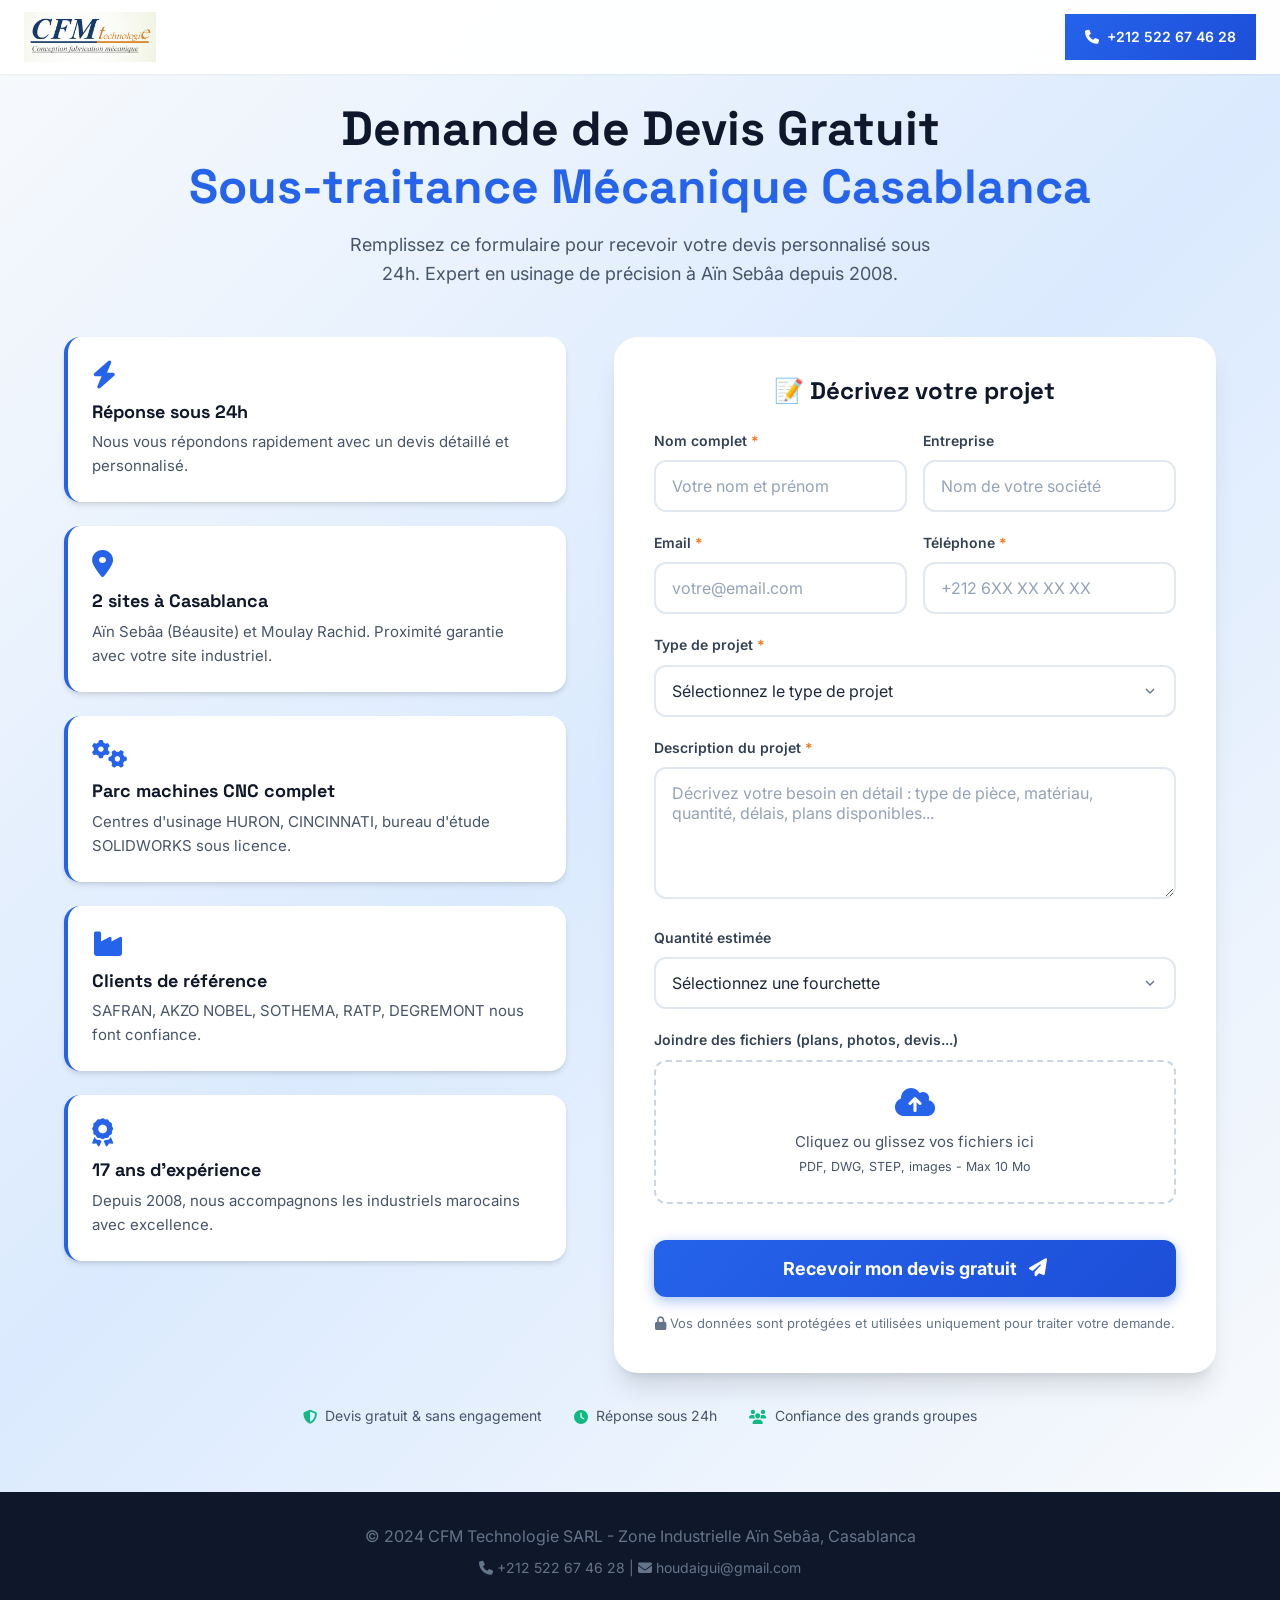
<file: devis.html>
<!DOCTYPE html>
<html lang="fr">
<head>
 <meta charset="UTF-8">
 <meta name="viewport" content="width=device-width, initial-scale=1.0">
 <title>Demande de Devis | CFM Technologie - Usinage de Précision Casablanca</title>
 <meta name="description" content="Demandez votre devis gratuit pour sous-traitance mécanique et usinage de précision à Casablanca. Réponse sous 24h. CFM Technologie, Aïn Sebâa.">
 <meta name="keywords" content="devis sous-traitance mécanique, devis usinage, devis fabrication, CFM Technologie, Casablanca, Aïn Sebâa">
 
 <!-- Open Graph -->
 <meta property="og:title" content="Demande de Devis | CFM Technologie">
 <meta property="og:description" content="Demandez votre devis gratuit pour sous-traitance mécanique et usinage de précision.">
 <meta property="og:type" content="business.business">
 <meta property="og:url" content="https://cfm-technologie.ma/devis.html">
 
 <!-- Schema.org LocalBusiness -->
 <script type="application/ld+json">
 {
 "@context": "https://schema.org",
 "@type": "LocalBusiness",
 "name": "CFM Technologie - Demande de Devis",
 "description": "Demande de devis pour sous-traitance mécanique et usinage de précision",
 "url": "https://cfm-technologie.ma/devis.html",
 "telephone": "+212522674628",
 "address": {
 "@type": "PostalAddress",
 "streetAddress": "KM 11.5, Bd Chefchaouni, Zone Industrielle Béausite",
 "addressLocality": "Casablanca",
 "addressRegion": "Casablanca-Settat",
 "postalCode": "20100",
 "addressCountry": "MA"
 }
 }
 </script>
 
 <link rel="stylesheet" href="css/style.css">
 <link rel="preconnect" href="https://fonts.googleapis.com">
 <link rel="preconnect" href="https://fonts.gstatic.com" crossorigin>
 <link href="https://fonts.googleapis.com/css2?family=Inter:wght@400;500;600;700;800&family=Space+Grotesk:wght@500;700&display=swap" rel="stylesheet">
 <link rel="stylesheet" href="https://cdnjs.cloudflare.com/ajax/libs/font-awesome/6.4.0/css/all.min.css">
 <style>
 /* Styles spécifiques à la page devis */
 .devis-page {
 min-height: 100vh;
 padding-top: 100px;
 padding-bottom: 4rem;
 background: linear-gradient(135deg, var(--gray-50) 0%, #dbeafe 50%, var(--gray-50) 100%);
 }
 
 .devis-container {
 max-width: 1200px;
 margin: 0 auto;
 padding: 0 1.5rem;
 }
 
 .devis-header {
 text-align: center;
 margin-bottom: 3rem;
 }
 
 .devis-header h1 {
 font-size: clamp(2rem, 5vw, 3rem);
 font-weight: 800;
 color: var(--gray-900);
 margin-bottom: 1rem;
 line-height: 1.2;
 }
 
 .devis-header p {
 font-size: 1.125rem;
 color: var(--gray-600);
 max-width: 600px;
 margin: 0 auto;
 }
 
 .devis-grid {
 display: grid;
 grid-template-columns: 1fr 1.2fr;
 gap: 3rem;
 align-items: start;
 }
 
 .devis-benefits {
 display: flex;
 flex-direction: column;
 gap: 1.5rem;
 }
 
 .benefit-card {
 background: var(--white);
 padding: 1.5rem;
 border-radius: var(--radius-xl);
 box-shadow: var(--shadow-md);
 border-left: 4px solid var(--primary);
 }
 
 .benefit-card i {
 font-size: 1.75rem;
 color: var(--primary);
 margin-bottom: 0.75rem;
 }
 
 .benefit-card h3 {
 font-size: 1.125rem;
 font-weight: 700;
 color: var(--gray-900);
 margin-bottom: 0.5rem;
 }
 
 .benefit-card p {
 color: var(--gray-600);
 font-size: 0.9375rem;
 }
 
 .devis-form-wrapper {
 background: var(--white);
 padding: 2.5rem;
 border-radius: var(--radius-2xl);
 box-shadow: var(--shadow-xl);
 }
 
 .devis-form-wrapper h2 {
 font-size: 1.5rem;
 color: var(--gray-900);
 margin-bottom: 1.5rem;
 text-align: center;
 }
 
 .form-row {
 display: grid;
 grid-template-columns: 1fr 1fr;
 gap: 1rem;
 margin-bottom: 1.25rem;
 }
 
 .form-group {
 margin-bottom: 1.25rem;
 }
 
 .form-row .form-group {
 margin-bottom: 0;
 }
 
 .form-group label {
 display: block;
 font-weight: 600;
 font-size: 0.875rem;
 color: var(--gray-700);
 margin-bottom: 0.5rem;
 }
 
 .form-group label span.required {
 color: var(--industrial);
 }
 
 .form-group input,
 .form-group select,
 .form-group textarea {
 width: 100%;
 padding: 0.875rem 1rem;
 border: 2px solid var(--gray-200);
 border-radius: var(--radius-lg);
 font-size: 1rem;
 font-family: var(--font-body);
 transition: all 0.2s ease;
 background: var(--white);
 }
 
 .form-group input:focus,
 .form-group select:focus,
 .form-group textarea:focus {
 outline: none;
 border-color: var(--primary);
 box-shadow: 0 0 0 3px rgba(37, 99, 235, 0.1);
 }
 
 .form-group input::placeholder,
 .form-group textarea::placeholder {
 color: var(--gray-400);
 }
 
 .form-group .error-message {
 color: #ef4444;
 font-size: 0.8125rem;
 margin-top: 0.375rem;
 display: none;
 }
 
 .form-group.has-error input,
 .form-group.has-error textarea,
 .form-group.has-error select {
 border-color: #ef4444;
 }
 
 .form-group.has-error .error-message {
 display: block;
 }
 
 .form-group select {
 cursor: pointer;
 appearance: none;
 background-image: url("data:image/svg+xml,%3Csvg xmlns='http://www.w3.org/2000/svg' width='16' height='16' viewBox='0 0 24 24' fill='none' stroke='%2364748b' stroke-width='2'%3E%3Cpolyline points='6 9 12 15 18 9'%3E%3C/polyline%3E%3C/svg%3E");
 background-repeat: no-repeat;
 background-position: right 1rem center;
 }
 
 .file-upload {
 border: 2px dashed var(--gray-300);
 border-radius: var(--radius-lg);
 padding: 1.5rem;
 text-align: center;
 cursor: pointer;
 transition: all 0.2s ease;
 }
 
 .file-upload:hover {
 border-color: var(--primary);
 background: var(--gray-50);
 }
 
 .file-upload i {
 font-size: 2rem;
 color: var(--primary);
 margin-bottom: 0.75rem;
 }
 
 .file-upload p {
 color: var(--gray-600);
 font-size: 0.9375rem;
 margin: 0;
 }
 
 .file-upload input {
 display: none;
 }
 
 .submit-btn {
 width: 100%;
 padding: 1.125rem;
 font-size: 1.125rem;
 font-weight: 700;
 margin-top: 1rem;
 }
 
 .privacy-note {
 text-align: center;
 font-size: 0.8125rem;
 color: var(--gray-500);
 margin-top: 1rem;
 }
 
 .trust-badges {
 display: flex;
 justify-content: center;
 gap: 2rem;
 margin-top: 2rem;
 flex-wrap: wrap;
 }
 
 .trust-badge {
 display: flex;
 align-items: center;
 gap: 0.5rem;
 color: var(--gray-600);
 font-size: 0.875rem;
 }
 
 .trust-badge i {
 color: #10b981;
 }
 
 /* Responsive */
 @media (max-width: 992px) {
 .devis-grid {
 grid-template-columns: 1fr;
 }
 
 .devis-benefits {
 order: 2;
 }
 
 .devis-form-wrapper {
 order: 1;
 }
 }
 
 @media (max-width: 576px) {
 .form-row {
 grid-template-columns: 1fr;
 }
 
 .devis-form-wrapper {
 padding: 1.5rem;
 }
 }
 
 /* Formulaire de succès */
 .success-message {
 display: none;
 text-align: center;
 padding: 2rem;
 }
 
 .success-message.show {
 display: block;
 }
 
 .success-message i {
 font-size: 4rem;
 color: #10b981;
 margin-bottom: 1rem;
 }
 
 .success-message h3 {
 font-size: 1.5rem;
 color: var(--gray-900);
 margin-bottom: 0.75rem;
 }
 
 .success-message p {
 color: var(--gray-600);
 margin-bottom: 1.5rem;
 }
 
 .success-message .btn {
 display: inline-flex;
 }
 </style>
</head>
<body>
 <!-- Navigation simplifiée -->
 <nav class="navbar scrolled" id="navbar">
 <div class="nav-container">
 <a href="index.html" class="logo">
 <img src="assets/logo-cfm.webp" alt="CFM Technologie" class="logo-img">
 </a>
 <a href="tel:+212522674628" class="nav-cta">
 <i class="fas fa-phone"></i>
 <span>+212 522 67 46 28</span>
 </a>
 </div>
 </nav>

 <!-- Page Devis -->
 <main class="devis-page">
 <div class="devis-container">
 <div class="devis-header">
 <h1>Demande de Devis Gratuit<br><span style="color: #2563eb;">Sous-traitance Mécanique Casablanca</span></h1>
 <p>Remplissez ce formulaire pour recevoir votre devis personnalisé sous 24h. Expert en usinage de précision à Aïn Sebâa depuis 2008.</p>
 </div>
 
 <div class="devis-grid">
 <div class="devis-benefits">
 <div class="benefit-card">
 <i class="fas fa-bolt"></i>
 <h3>Réponse sous 24h</h3>
 <p>Nous vous répondons rapidement avec un devis détaillé et personnalisé.</p>
 </div>
 
 <div class="benefit-card">
 <i class="fas fa-map-marker-alt"></i>
 <h3>2 sites à Casablanca</h3>
 <p>Aïn Sebâa (Béausite) et Moulay Rachid. Proximité garantie avec votre site industriel.</p>
 </div>
 
 <div class="benefit-card">
 <i class="fas fa-cogs"></i>
 <h3>Parc machines CNC complet</h3>
 <p>Centres d'usinage HURON, CINCINNATI, bureau d'étude SOLIDWORKS sous licence.</p>
 </div>
 
 <div class="benefit-card">
 <i class="fas fa-industry"></i>
 <h3>Clients de référence</h3>
 <p>SAFRAN, AKZO NOBEL, SOTHEMA, RATP, DEGREMONT nous font confiance.</p>
 </div>
 
 <div class="benefit-card">
 <i class="fas fa-award"></i>
 <h3>17 ans d'expérience</h3>
 <p>Depuis 2008, nous accompagnons les industriels marocains avec excellence.</p>
 </div>
 </div>
 
 <div class="devis-form-wrapper">
 <div id="formContainer">
 <h2>📝 Décrivez votre projet</h2>
 <form id="devisForm" novalidate>
 <div class="form-row">
 <div class="form-group">
 <label for="nom">Nom complet <span class="required">*</span></label>
 <input type="text" id="nom" name="nom" required placeholder="Votre nom et prénom">
 <span class="error-message">Veuillez entrer votre nom</span>
 </div>
 <div class="form-group">
 <label for="entreprise">Entreprise</label>
 <input type="text" id="entreprise" name="entreprise" placeholder="Nom de votre société">
 </div>
 </div>
 
 <div class="form-row">
 <div class="form-group">
 <label for="email">Email <span class="required">*</span></label>
 <input type="email" id="email" name="email" required placeholder="votre@email.com">
 <span class="error-message">Veuillez entrer un email valide</span>
 </div>
 <div class="form-group">
 <label for="telephone">Téléphone <span class="required">*</span></label>
 <input type="tel" id="telephone" name="telephone" required placeholder="+212 6XX XX XX XX">
 <span class="error-message">Veuillez entrer votre téléphone</span>
 </div>
 </div>
 
 <div class="form-group">
 <label for="type-projet">Type de projet <span class="required">*</span></label>
 <select id="type-projet" name="type-projet" required>
 <option value="">Sélectionnez le type de projet</option>
 <option value="sous-traitance">Sous-traitance industrielle</option>
 <option value="conception-outillage">Conception d'outillage</option>
 <option value="fabrication">Fabrication mécanique / Usinage CNC</option>
 <option value="assemblage">Assemblage mécanique</option>
 <option value="maintenance">Maintenance / Urgence industrielle</option>
 <option value="autre">Autre demande</option>
 </select>
 </div>
 
 <div class="form-group">
 <label for="description">Description du projet <span class="required">*</span></label>
 <textarea id="description" name="description" rows="5" required placeholder="Décrivez votre besoin en détail : type de pièce, matériau, quantité, délais, plans disponibles..."></textarea>
 <span class="error-message">Veuillez décrire votre projet</span>
 </div>
 
 <div class="form-group">
 <label for="quantite">Quantité estimée</label>
 <select id="quantite" name="quantite">
 <option value="">Sélectionnez une fourchette</option>
 <option value="1-10">Pièce unique (prototype)</option>
 <option value="10-100">Petite série (10-100 pièces)</option>
 <option value="100-1000">Moyenne série (100-1000 pièces)</option>
 <option value="1000+">Grande série (1000+ pièces)</option>
 </select>
 </div>
 
 <div class="form-group">
 <label>Joindre des fichiers (plans, photos, devis...)</label>
 <div class="file-upload" onclick="document.getElementById('fileInput').click()">
 <input type="file" id="fileInput" name="fichiers" multiple accept=".pdf,.dwg,.step,.jpg,.png,.jpeg">
 <i class="fas fa-cloud-upload-alt"></i>
 <p>Cliquez ou glissez vos fichiers ici<br><small>PDF, DWG, STEP, images - Max 10 Mo</small></p>
 </div>
 </div>
 
 <button type="submit" class="btn btn-primary submit-btn" id="submitBtn">
 <span>Recevoir mon devis gratuit</span>
 <i class="fas fa-paper-plane"></i>
 </button>
 
 <p class="privacy-note">
 <i class="fas fa-lock"></i> Vos données sont protégées et utilisées uniquement pour traiter votre demande.
 </p>
 </form>
 </div>
 
 <div class="success-message" id="successMessage">
 <i class="fas fa-check-circle"></i>
 <h3>Demande envoyée avec succès !</h3>
 <p>Merci pour votre intérêt. Notre équipe étudie votre projet et vous contactera sous 24h au maximum.</p>
 <p style="margin-bottom: 1.5rem;"><strong>Mohamed EL HOUDAIGUI</strong> - Gérant<br><a href="tel:+212665407110">+212 665 40 71 10</a></p>
 <a href="index.html" class="btn btn-primary">
 <i class="fas fa-arrow-left"></i>
 <span>Retour à l'accueil</span>
 </a>
 </div>
 </div>
 </div>
 
 <div class="trust-badges">
 <div class="trust-badge">
 <i class="fas fa-shield-alt"></i>
 <span>Devis gratuit & sans engagement</span>
 </div>
 <div class="trust-badge">
 <i class="fas fa-clock"></i>
 <span>Réponse sous 24h</span>
 </div>
 <div class="trust-badge">
 <i class="fas fa-users"></i>
 <span>Confiance des grands groupes</span>
 </div>
 </div>
 </div>
 </main>

 <!-- Footer simplifié -->
 <footer class="footer" style="padding: 2rem 0;">
 <div class="container">
 <div style="text-align: center; color: var(--gray-500);">
 <p>&copy; 2024 CFM Technologie SARL - Zone Industrielle Aïn Sebâa, Casablanca</p>
 <p style="margin-top: 0.5rem; font-size: 0.875rem;">
 <i class="fas fa-phone"></i> +212 522 67 46 28 | 
 <i class="fas fa-envelope"></i> houdaigui@gmail.com
 </p>
 </div>
 </div>
 </footer>

 <script>
 // Validation et envoi du formulaire
 document.getElementById('devisForm').addEventListener('submit', function(e) {
 e.preventDefault();
 
 const form = this;
 const submitBtn = document.getElementById('submitBtn');
 const originalText = submitBtn.innerHTML;
 let isValid = true;
 
 // Validation des champs requis
 const requiredFields = ['nom', 'email', 'telephone', 'type-projet', 'description'];
 
 requiredFields.forEach(field => {
 const input = form.querySelector(`[name="${field}"]`);
 const group = input.closest('.form-group');
 
 if (!input.value.trim()) {
 group.classList.add('has-error');
 isValid = false;
 } else {
 group.classList.remove('has-error');
 }
 });
 
 // Validation email
 const email = form.querySelector('[name="email"]');
 const emailRegex = /^[^\s@]+@[^\s@]+\.[^\s@]+$/;
 if (email.value && !emailRegex.test(email.value)) {
 email.closest('.form-group').classList.add('has-error');
 isValid = false;
 }
 
 if (!isValid) {
 // Scroll vers la première erreur
 const firstError = form.querySelector('.has-error');
 if (firstError) {
 firstError.scrollIntoView({ behavior: 'smooth', block: 'center' });
 }
 return;
 }
 
 // Simulation d'envoi
 submitBtn.disabled = true;
 submitBtn.innerHTML = '<i class="fas fa-spinner fa-spin"></i> Envoi en cours...';
 
 setTimeout(() => {
 document.getElementById('formContainer').style.display = 'none';
 document.getElementById('successMessage').classList.add('show');
 
 // Scroll vers le message de succès
 document.getElementById('successMessage').scrollIntoView({ behavior: 'smooth', block: 'center' });
 }, 1500);
 });
 
 // Suppression des erreurs à la saisie
 document.querySelectorAll('.form-group input, .form-group select, .form-group textarea').forEach(input => {
 input.addEventListener('input', function() {
 this.closest('.form-group').classList.remove('has-error');
 });
 });
 
 // Gestion du file input
 document.getElementById('fileInput').addEventListener('change', function() {
 const fileCount = this.files.length;
 const uploadDiv = this.closest('.file-upload');
 
 if (fileCount > 0) {
 uploadDiv.innerHTML = `
 <i class="fas fa-check-circle" style="color: #10b981;"></i>
 <p><strong>${fileCount} fichier(s) sélectionné(s)</strong><br>${Array.from(this.files).map(f => f.name).join(', ')}</p>
 `;
 }
 });
 </script>
</body>
</html>
</file>
<file: css/style.css>
/* ========================================
   CFM TECHNOLOGIE - Corporate Website
   Author: Hermes Agent | Powered by Claude
   Version: 1.0.0
   Date: 2024
   ======================================== */

/* CSS Reset & Variables */
:root {
    /* Primary Colors */
    --primary: #2563eb;
    --primary-dark: #1d4ed8;
    --primary-light: #3b82f6;
    --primary-lighter: #dbeafe;
    
    /* Secondary Colors */
    --secondary: #64748b;
    --secondary-dark: #475569;
    --secondary-light: #94a3b8;
    
    /* Accent Colors */
    --accent: #f59e0b;
    --accent-dark: #d97706;
    
    /* Neutral Colors */
    --white: #ffffff;
    --gray-50: #f8fafc;
    --gray-100: #f1f5f9;
    --gray-200: #e2e8f0;
    --gray-300: #cbd5e1;
    --gray-400: #94a3b8;
    --gray-500: #64748b;
    --gray-600: #475569;
    --gray-700: #334155;
    --gray-800: #1e293b;
    --gray-900: #0f172a;
    
    /* Industrial Theme */
    --industrial: #f97316;
    --steel: #64748b;
    --dark-bg: #0f172a;
    
    /* Typography */
    --font-heading: 'Space Grotesk', sans-serif;
    --font-body: 'Inter', sans-serif;
    
    /* Spacing */
    --section-padding: 6rem;
    --container-max: 1280px;
    
    /* Border Radius */
    --radius-sm: 0.375rem;
    --radius-md: 0.5rem;
    --radius-lg: 0.75rem;
    --radius-xl: 1rem;
    --radius-2xl: 1.5rem;
    
    /* Transitions */
    --transition-fast: 150ms ease;
    --transition-base: 300ms ease;
    --transition-slow: 500ms ease;
    
    /* Shadows */
    --shadow-sm: 0 1px 2px 0 rgb(0 0 0 / 0.05);
    --shadow-md: 0 4px 6px -1px rgb(0 0 0 / 0.1), 0 2px 4px -2px rgb(0 0 0 / 0.1);
    --shadow-lg: 0 10px 15px -3px rgb(0 0 0 / 0.1), 0 4px 6px -4px rgb(0 0 0 / 0.1);
    --shadow-xl: 0 20px 25px -5px rgb(0 0 0 / 0.1), 0 8px 10px -6px rgb(0 0 0 / 0.1);
}

/* Reset */
*, *::before, *::after {
    box-sizing: border-box;
    margin: 0;
    padding: 0;
}

html {
    scroll-behavior: smooth;
    scroll-padding-top: 80px;
}

body {
 font-family: var(--font-body);
 font-size: 1rem;
 line-height: 1.6;
 color: var(--gray-700);
 background: linear-gradient(180deg, #f8fafc 0%, #f1f5f9 50%, #e2e8f0 100%);
 background-attachment: fixed;
 -webkit-font-smoothing: antialiased;
}

/* Logo Styles */
.logo-img {
 height: 50px;
 width: auto;
 display: block;
 transition: transform 0.3s ease;
}

.logo:hover .logo-img {
 transform: scale(1.02);
}

.footer-logo-img {
 height: 45px;
 width: auto;
 display: block;
 margin-bottom: 1rem;
}

h1, h2, h3, h4, h5, h6 {
    font-family: var(--font-heading);
    font-weight: 700;
    line-height: 1.2;
    color: var(--gray-900);
}

a {
    text-decoration: none;
    color: inherit;
    transition: var(--transition-base);
}

ul {
    list-style: none;
}

img {
    max-width: 100%;
    height: auto;
    display: block;
}

button {
    cursor: pointer;
    border: none;
    background: none;
    font-family: inherit;
}

/* Container */
.container {
    max-width: var(--container-max);
    margin: 0 auto;
    padding: 0 1.5rem;
}

/* ========================================
   NAVIGATION
   ======================================== */
.navbar {
    position: fixed;
    top: 0;
    left: 0;
    right: 0;
    z-index: 1000;
    padding: 1rem 0;
    transition: var(--transition-base);
}

.navbar.scrolled {
    background: rgba(255, 255, 255, 0.95);
    backdrop-filter: blur(10px);
    box-shadow: var(--shadow-sm);
    padding: 0.75rem 0;
}

.nav-container {
    max-width: var(--container-max);
    margin: 0 auto;
    padding: 0 1.5rem;
    display: flex;
    align-items: center;
    justify-content: space-between;
    gap: 2rem;
}

.logo {
    display: flex;
    align-items: center;
    gap: 0.75rem;
}

.logo-icon {
    width: 48px;
    height: 48px;
    background: linear-gradient(135deg, var(--primary) 0%, var(--primary-dark) 100%);
    border-radius: var(--radius-lg);
    display: flex;
    align-items: center;
    justify-content: center;
    color: var(--white);
    font-size: 1.5rem;
}

.logo-text {
    display: flex;
    flex-direction: column;
}

.logo-main {
    font-family: var(--font-heading);
    font-size: 1.75rem;
    font-weight: 800;
    color: var(--primary);
    line-height: 1;
}

.logo-sub {
    font-size: 0.65rem;
    font-weight: 600;
    letter-spacing: 0.2em;
    color: var(--gray-500);
    text-transform: uppercase;
}

.nav-menu {
    display: flex;
    gap: 2.5rem;
}

.nav-link {
    font-weight: 500;
    font-size: 0.9375rem;
    color: var(--gray-700);
    position: relative;
    padding: 0.5rem 0;
}

.nav-link::after {
    content: '';
    position: absolute;
    bottom: 0;
    left: 0;
    width: 0;
    height: 2px;
    background: var(--primary);
    transition: var(--transition-base);
}

.nav-link:hover,
.nav-link.active {
    color: var(--primary);
}

.nav-link:hover::after,
.nav-link.active::after {
    width: 100%;
}

.nav-cta {
    display: flex;
    align-items: center;
    gap: 0.5rem;
    padding: 0.75rem 1.25rem;
    background: linear-gradient(135deg, var(--primary) 0%, var(--primary-dark) 100%);
    color: var(--white);
    border-radius: var(--radius-full);
    font-weight: 600;
    font-size: 0.875rem;
    transition: var(--transition-base);
}

.nav-cta:hover {
    transform: translateY(-2px);
    box-shadow: var(--shadow-lg);
}

.hamburger {
    display: none;
    flex-direction: column;
    gap: 5px;
    cursor: pointer;
}

.hamburger span {
    display: block;
    width: 25px;
    height: 3px;
    background: var(--gray-800);
    border-radius: 3px;
    transition: var(--transition-base);
}

/* ========================================
   HERO SECTION
   ======================================== */
.hero {
    min-height: 100vh;
    position: relative;
    display: flex;
    align-items: center;
    padding: 8rem 0 4rem;
    overflow: hidden;
}

.hero-bg {
    position: absolute;
    inset: 0;
    z-index: -1;
}

.hero-pattern {
    position: absolute;
    inset: 0;
    background-image: 
        radial-gradient(circle at 20% 50%, rgba(37, 99, 235, 0.08) 0%, transparent 50%),
        radial-gradient(circle at 80% 20%, rgba(245, 158, 11, 0.05) 0%, transparent 30%);
}

.hero-gradient {
    position: absolute;
    inset: 0;
    background: linear-gradient(
        135deg,
        var(--white) 0%,
        var(--gray-50) 50%,
        rgba(219, 234, 254, 0.3) 100%
    );
}

.hero-content {
    width: 100%;
    max-width: var(--container-max);
    margin: 0 auto;
    padding: 0 1.5rem;
    position: relative;
    z-index: 1;
}

.hero-badge {
    display: inline-flex;
    align-items: center;
    gap: 0.5rem;
    padding: 0.5rem 1rem;
    background: rgba(37, 99, 235, 0.1);
    color: var(--primary);
    border-radius: 2rem;
    font-weight: 600;
    font-size: 0.875rem;
    margin-bottom: 2rem;
}

.hero-badge i {
    color: var(--accent);
}

.hero-title {
    font-size: clamp(2.5rem, 6vw, 4.5rem);
    font-weight: 800;
    line-height: 1.1;
    margin-bottom: 1.5rem;
    color: var(--gray-900);
}

.hero-title .highlight {
    background: linear-gradient(135deg, var(--primary) 0%, var(--industrial) 100%);
    -webkit-background-clip: text;
    -webkit-text-fill-color: transparent;
    background-clip: text;
}

.hero-subtitle {
    font-size: clamp(1.125rem, 2vw, 1.375rem);
    color: var(--gray-500);
    line-height: 1.7;
    max-width: 600px;
    margin-bottom: 2.5rem;
}

.hero-cta-group {
    display: flex;
    gap: 1rem;
    flex-wrap: wrap;
    margin-bottom: 4rem;
}

/* Buttons */
.btn {
    display: inline-flex;
    align-items: center;
    justify-content: center;
    gap: 0.75rem;
    padding: 1rem 2rem;
    border-radius: var(--radius-lg);
    font-weight: 600;
    font-size: 1rem;
    transition: var(--transition-base);
    position: relative;
    overflow: hidden;
}

.btn-primary {
    background: linear-gradient(135deg, var(--primary) 0%, var(--primary-dark) 100%);
    color: var(--white);
    box-shadow: 0 4px 14px 0 rgba(37, 99, 235, 0.39);
}

.btn-primary:hover {
    transform: translateY(-2px);
    box-shadow: 0 6px 20px 0 rgba(37, 99, 235, 0.5);
}

.btn-secondary {
    background: var(--white);
    color: var(--gray-700);
    border: 2px solid var(--gray-200);
}

.btn-secondary:hover {
    border-color: var(--primary);
    color: var(--primary);
}

.btn-outline {
    background: transparent;
    color: var(--primary);
    border: 2px solid var(--primary);
}

.btn-outline:hover {
    background: var(--primary);
    color: var(--white);
}

.btn-white {
    background: var(--white);
    color: var(--primary);
}

.btn-white:hover {
    background: var(--gray-100);
}

.btn-outline-white {
    background: transparent;
    color: var(--white);
    border: 2px solid var(--white);
}

.btn-outline-white:hover {
    background: var(--white);
    color: var(--dark-bg);
}

.btn-full {
    width: 100%;
}

/* Hero Stats */
.hero-stats {
    display: flex;
    gap: 4rem;
    flex-wrap: wrap;
}

.stat-item {
    display: flex;
    flex-direction: column;
    gap: 0.25rem;
}

.stat-number {
    font-family: var(--font-heading);
    font-size: 2.5rem;
    font-weight: 800;
    background: linear-gradient(135deg, var(--primary) 0%, var(--industrial) 100%);
    -webkit-background-clip: text;
    -webkit-text-fill-color: transparent;
    background-clip: text;
}

.stat-label {
    font-size: 0.875rem;
    color: var(--gray-500);
}

/* Hero Visual */
.hero-visual {
    position: absolute;
    right: 5%;
    top: 50%;
    transform: translateY(-50%);
    z-index: 0;
}

.gear-animation {
    position: relative;
    width: 400px;
    height: 400px;
}

.gear {
    position: absolute;
    color: var(--gray-200);
    animation: rotate 20s linear infinite;
}

.gear-1 {
    font-size: 250px;
    top: 0;
    right: 0;
    animation-direction: reverse;
}

.gear-2 {
    font-size: 180px;
    bottom: 20px;
    left: 0;
}

.gear-3 {
    font-size: 120px;
    top: 50%;
    left: 40%;
    animation-direction: reverse;
}

@keyframes rotate {
    from { transform: rotate(0deg); }
    to { transform: rotate(360deg); }
}

/* Scroll Indicator */
.scroll-indicator {
    position: absolute;
    bottom: 2rem;
    left: 50%;
    transform: translateX(-50%);
    display: flex;
    flex-direction: column;
    align-items: center;
    gap: 0.5rem;
    color: var(--gray-400);
    font-size: 0.75rem;
    font-weight: 600;
    letter-spacing: 0.1em;
    text-transform: uppercase;
}

.mouse {
    width: 24px;
    height: 36px;
    border: 2px solid var(--gray-300);
    border-radius: 12px;
    position: relative;
}

.wheel {
    width: 4px;
    height: 8px;
    background: var(--gray-400);
    border-radius: 2px;
    position: absolute;
    top: 6px;
    left: 50%;
    transform: translateX(-50%);
    animation: scroll 1.5s ease-in-out infinite;
}

@keyframes scroll {
    0% { transform: translate(-50%, 0); opacity: 1; }
    100% { transform: translate(-50%, 10px); opacity: 0; }
}

/* ========================================
   SECTIONS COMMON
   ======================================== */
section {
    padding: var(--section-padding) 0;
}

.section-header {
    margin-bottom: 4rem;
}

.section-header.center {
    text-align: center;
}

.section-tag {
    display: inline-flex;
    align-items: center;
    gap: 0.5rem;
    padding: 0.5rem 1rem;
    background: var(--primary-lighter);
    color: var(--primary);
    border-radius: 2rem;
    font-weight: 600;
    font-size: 0.875rem;
    margin-bottom: 1rem;
}

.section-title {
    font-size: clamp(2rem, 4vw, 3rem);
    font-weight: 700;
    line-height: 1.2;
    margin-bottom: 1rem;
}

.section-title .highlight {
    color: var(--primary);
}

.section-subtitle {
    font-size: 1.125rem;
    color: var(--gray-500);
    max-width: 600px;
}

.section-header.center .section-subtitle {
    margin: 0 auto;
}

/* ========================================
   SERVICES SECTION
   ======================================== */
.services {
 background: rgba(255, 255, 255, 0.7);
 backdrop-filter: blur(10px);
}

.services-grid {
    display: grid;
    grid-template-columns: repeat(auto-fit, minmax(350px, 1fr));
    gap: 2rem;
}

.service-card {
    background: var(--white);
    padding: 2.5rem;
    border-radius: var(--radius-xl);
    border: 1px solid var(--gray-200);
    transition: var(--transition-base);
    position: relative;
    overflow: hidden;
}

.service-card::before {
    content: '';
    position: absolute;
    top: 0;
    left: 0;
    width: 100%;
    height: 4px;
    background: linear-gradient(90deg, var(--primary) 0%, var(--industrial) 100%);
    transform: scaleX(0);
    transform-origin: left;
    transition: transform 0.6s ease;
}

.service-card:hover {
    transform: translateY(-5px);
    box-shadow: var(--shadow-xl);
    border-color: transparent;
}

.service-card:hover::before {
    transform: scaleX(1);
}

.service-icon {
    width: 64px;
    height: 64px;
    background: var(--primary-lighter);
    border-radius: var(--radius-lg);
    display: flex;
    align-items: center;
    justify-content: center;
    margin-bottom: 1.5rem;
    color: var(--primary);
    font-size: 1.75rem;
    position: relative;
}

.service-card h3 {
    font-size: 1.5rem;
    margin-bottom: 1rem;
    color: var(--gray-900);
}

.service-card > p {
    color: var(--gray-500);
    margin-bottom: 1.5rem;
    line-height: 1.7;
}

.service-list {
    margin-bottom: 1.5rem;
}

.service-list li {
    display: flex;
    align-items: center;
    gap: 0.75rem;
    margin-bottom: 0.5rem;
    color: var(--gray-600);
    font-size: 0.9375rem;
}

.service-list i {
    color: var(--accent);
    font-size: 0.875rem;
}

.service-link {
    display: inline-flex;
    align-items: center;
    gap: 0.5rem;
    color: var(--primary);
    font-weight: 600;
    font-size: 0.9375rem;
}

.service-link:hover {
    gap: 0.75rem;
}

.service-link i {
    transition: transform 0.3s ease;
}

.service-link:hover i {
    transform: translateX(4px);
}

/* ========================================
| EXPERTISE SECTION
======================================== */
.expertise {
 background: rgba(255, 255, 255, 0.3);
 backdrop-filter: blur(8px);
}

.expertise-grid {
    display: grid;
    grid-template-columns: 1fr 1fr;
    gap: 6rem;
    align-items: center;
}

.expertise-content .section-tag {
    margin-bottom: 1.5rem;
}

.expertise-content .section-title {
    margin-bottom: 1.5rem;
}

.expertise-text {
    font-size: 1.125rem;
    color: var(--gray-500);
    line-height: 1.8;
    margin-bottom: 2rem;
}

.expertise-features {
    display: flex;
    flex-direction: column;
    gap: 1.5rem;
    margin-bottom: 2.5rem;
}

.feature-item {
    display: flex;
    gap: 1rem;
    align-items: flex-start;
}

.feature-icon {
    width: 48px;
    height: 48px;
    background: var(--white);
    border-radius: var(--radius-lg);
    display: flex;
    align-items: center;
    justify-content: center;
    color: var(--primary);
    font-size: 1.25rem;
    flex-shrink: 0;
    box-shadow: var(--shadow-sm);
}

.feature-text h4 {
    font-size: 1.125rem;
    color: var(--gray-900);
    margin-bottom: 0.25rem;
}

.feature-text p {
    font-size: 0.875rem;
    color: var(--gray-500);
}

/* Expertise Visual */
.expertise-visual {
    position: relative;
}

.visual-card {
    background: var(--white);
    border-radius: var(--radius-xl);
    padding: 2rem;
    box-shadow: var(--shadow-lg);
}

.visual-header {
    display: flex;
    align-items: center;
    gap: 0.75rem;
    margin-bottom: 1.5rem;
    padding-bottom: 1rem;
    border-bottom: 1px solid var(--gray-200);
}

.visual-header i {
    font-size: 1.5rem;
    color: var(--primary);
}

.visual-header span {
    font-weight: 700;
    color: var(--gray-900);
}

.sectors-grid {
    display: grid;
    grid-template-columns: repeat(3, 1fr);
    gap: 1rem;
}

.sector-item {
    display: flex;
    flex-direction: column;
    align-items: center;
    gap: 0.5rem;
    padding: 1rem;
    background: var(--gray-50);
    border-radius: var(--radius-lg);
    transition: var(--transition-base);
}

.sector-item:hover {
    background: var(--primary-lighter);
}

.sector-item i {
    font-size: 1.5rem;
    color: var(--primary);
}

.sector-item span {
    font-size: 0.75rem;
    font-weight: 600;
    color: var(--gray-600);
    text-align: center;
}

.experience-badge {
    position: absolute;
    bottom: -2rem;
    right: -2rem;
    background: linear-gradient(135deg, var(--primary) 0%, var(--primary-dark) 100%);
    color: var(--white);
    padding: 1.5rem 2rem;
    border-radius: var(--radius-xl);
    display: flex;
    align-items: center;
    gap: 0.75rem;
    box-shadow: var(--shadow-xl);
}

.experience-badge .years {
    font-family: var(--font-heading);
    font-size: 3rem;
    font-weight: 800;
    line-height: 1;
}

.experience-badge .text {
    font-size: 0.875rem;
    font-weight: 600;
    line-height: 1.3;
}

/* ========================================
   ZONE SECTION
   ======================================== */
.zone {
    background: linear-gradient(135deg, var(--dark-bg) 0%, var(--gray-900) 100%);
    color: var(--white);
}

.zone .section-title,
.zone .section-tag {
    color: var(--white);
}

.zone-content {
    display: grid;
    grid-template-columns: 1fr 1fr;
    gap: 4rem;
    align-items: center;
}

.zone-map {
    background: rgba(255, 255, 255, 0.05);
    border-radius: var(--radius-xl);
    padding: 2rem;
    border: 1px solid rgba(255, 255, 255, 0.1);
}

.map-container {
    position: relative;
    padding: 2rem;
    background: rgba(255, 255, 255, 0.05);
    border-radius: var(--radius-lg);
}

.map-pin {
    display: flex;
    align-items: center;
    gap: 1rem;
    margin-bottom: 2rem;
}

.map-pin i {
    font-size: 2rem;
    color: var(--industrial);
}

.pin-label strong {
    display: block;
    color: var(--white);
    font-size: 1.125rem;
}

.pin-label span {
    color: var(--gray-400);
    font-size: 0.875rem;
}

.map-info {
    display: flex;
    flex-direction: column;
    gap: 1rem;
}

.info-card {
    display: flex;
    gap: 1rem;
    padding: 1rem;
    background: rgba(255, 255, 255, 0.05);
    border-radius: var(--radius-md);
}

.info-card i {
    color: var(--primary);
    font-size: 1.25rem;
}

.info-card h4 {
    color: var(--white);
    font-size: 0.875rem;
    margin-bottom: 0.25rem;
}

.info-card p {
    color: var(--gray-400);
    font-size: 0.875rem;
    line-height: 1.5;
}

.zone-stats {
    display: grid;
    grid-template-columns: repeat(2, 1fr);
    gap: 2rem;
}

.zone-stat {
    background: rgba(255, 255, 255, 0.05);
    padding: 1.5rem;
    border-radius: var(--radius-lg);
    text-align: center;
    border: 1px solid rgba(255, 255, 255, 0.1);
}

.zone-stat .number {
    font-family: var(--font-heading);
    font-size: 2.5rem;
    font-weight: 800;
    background: linear-gradient(135deg, var(--white) 0%, var(--gray-300) 100%);
    -webkit-background-clip: text;
    -webkit-text-fill-color: transparent;
    background-clip: text;
}

.zone-stat .unit {
    display: block;
    font-size: 0.875rem;
    color: var(--primary);
    font-weight: 600;
    margin-top: 0.25rem;
}

.zone-stat .desc {
    display: block;
    font-size: 0.875rem;
    color: var(--gray-400);
    margin-top: 0.25rem;
}

/* ========================================
   CTA SECTION
   ======================================== */
.cta {
    background: linear-gradient(135deg, var(--primary) 0%, var(--primary-dark) 100%);
    color: var(--white);
    position: relative;
    overflow: hidden;
    padding: 5rem 0;
}

.cta-bg {
    position: absolute;
    inset: 0;
}

.cta-pattern {
    position: absolute;
    inset: 0;
    background-image: url("data:image/svg+xml,%3Csvg width='60' height='60' viewBox='0 0 60 60' xmlns='http://www.w3.org/2000/svg'%3E%3Cg fill='none' fill-rule='evenodd'%3E%3Cg fill='%23ffffff' fill-opacity='0.05'%3E%3Cpath d='M36 34v-4h-2v4h-4v2h4v4h2v-4h4v-2h-4zm0-30V0h-2v4h-4v2h4v4h2V6h4V4h-4zM6 34v-4H4v4H0v2h4v4h2v-4h4v-2H6zM6 4V0H4v4H0v2h4v4h2V6h4V4H6z'/%3E%3C/g%3E%3C/g%3E%3C/svg%3E");
}

.cta-content {
    position: relative;
    z-index: 1;
    text-align: center;
}

.cta-content h2 {
    font-size: clamp(2rem, 4vw, 3rem);
    color: var(--white);
    margin-bottom: 1rem;
}

.cta-content p {
    font-size: 1.125rem;
    opacity: 0.9;
    margin-bottom: 2rem;
    max-width: 600px;
    margin-left: auto;
    margin-right: auto;
}

.cta-actions {
    display: flex;
    gap: 1rem;
    justify-content: center;
    flex-wrap: wrap;
}

/* ========================================
   CONTACT SECTION
   ======================================== */
.contact {
    background: var(--gray-50);
}

.contact-grid {
    display: grid;
    grid-template-columns: 1fr 1.2fr;
    gap: 4rem;
}

.contact-info {
    display: flex;
    flex-direction: column;
    gap: 1.5rem;
}

.info-card-main {
    background: var(--white);
    border-radius: var(--radius-xl);
    padding: 2rem;
    box-shadow: var(--shadow-md);
}

.card-header {
    display: flex;
    align-items: center;
    gap: 1rem;
    margin-bottom: 1.5rem;
    padding-bottom: 1.5rem;
    border-bottom: 1px solid var(--gray-200);
}

.card-header i {
    font-size: 2rem;
    color: var(--primary);
}

.card-header h3 {
    font-size: 1.25rem;
}

.card-body {
    display: flex;
    flex-direction: column;
    gap: 1.25rem;
}

.info-row {
    display: flex;
    gap: 1rem;
}

.info-row i {
    font-size: 1.25rem;
    color: var(--primary);
    margin-top: 0.25rem;
}

.info-row strong {
    display: block;
    font-size: 0.875rem;
    color: var(--gray-500);
    margin-bottom: 0.25rem;
}

.info-row p, .info-row a {
    color: var(--gray-700);
    line-height: 1.6;
}

.info-row a:hover {
    color: var(--primary);
}

.card-footer {
    margin-top: 1.5rem;
    padding-top: 1.5rem;
    border-top: 1px solid var(--gray-200);
}

.business-info {
    display: flex;
    flex-wrap: wrap;
    gap: 1rem;
}

.business-info span {
    display: flex;
    align-items: center;
    gap: 0.5rem;
    font-size: 0.75rem;
    color: var(--gray-500);
    background: var(--gray-100);
    padding: 0.5rem 0.75rem;
    border-radius: var(--radius-md);
}

.hours-card {
    background: var(--white);
    border-radius: var(--radius-xl);
    padding: 1.5rem;
    display: flex;
    align-items: center;
    gap: 1rem;
    box-shadow: var(--shadow-sm);
}

.hours-card i {
    font-size: 1.5rem;
    color: var(--accent);
}

.hours-card strong {
    display: block;
    font-size: 0.875rem;
    color: var(--gray-500);
}

.hours-card p {
 font-size: 0.875rem;
 color: var(--gray-600);
}

/* Sites Container */
.sites-container {
 display: grid;
 grid-template-columns: 1fr 1fr;
 gap: 1rem;
 margin-bottom: 1.5rem;
}

.site-card {
 background: var(--white);
 border-radius: var(--radius-xl);
 padding: 1.5rem;
 box-shadow: var(--shadow-md);
 border: 2px solid transparent;
 transition: var(--transition-base);
}

.site-card:hover {
 border-color: var(--primary);
}

.site-header {
 display: flex;
 align-items: center;
 gap: 0.75rem;
 margin-bottom: 1rem;
 padding-bottom: 1rem;
 border-bottom: 1px solid var(--gray-200);
}

.site-header i {
 font-size: 1.5rem;
 color: var(--primary);
}

.site-header h3 {
 font-size: 1.125rem;
 color: var(--gray-900);
}

.contacts-person {
 display: flex;
 flex-direction: column;
 gap: 1rem;
 margin-top: 1.5rem;
 padding-top: 1.5rem;
 border-top: 1px solid var(--gray-200);
}

.contact-person {
 display: flex;
 align-items: flex-start;
 gap: 1rem;
}

.contact-person i {
 font-size: 1.5rem;
 color: var(--primary);
 margin-top: 0.25rem;
}

.contact-person strong {
 display: block;
 font-size: 1rem;
 color: var(--gray-900);
}

.contact-person span {
 display: block;
 font-size: 0.875rem;
 color: var(--gray-500);
 margin-bottom: 0.25rem;
}

.contact-person p {
 font-size: 0.9375rem;
}

.contact-person a {
 color: var(--primary);
 font-weight: 600;
}

.contact-person a:hover {
 text-decoration: underline;
}

/* Contact Form */
.contact-form-wrapper {
    background: var(--white);
    border-radius: var(--radius-xl);
    padding: 2.5rem;
    box-shadow: var(--shadow-md);
}

.contact-form h3 {
    font-size: 1.5rem;
    margin-bottom: 1.5rem;
    color: var(--gray-900);
}

.form-row {
    display: grid;
    grid-template-columns: 1fr 1fr;
    gap: 1rem;
}

.form-group {
    margin-bottom: 1.25rem;
}

.form-group label {
    display: block;
    font-size: 0.875rem;
    font-weight: 600;
    color: var(--gray-700);
    margin-bottom: 0.5rem;
}

.form-group label::after {
    content: '';
}

.form-group input,
.form-group select,
.form-group textarea {
    width: 100%;
    padding: 0.875rem 1rem;
    border: 1px solid var(--gray-300);
    border-radius: var(--radius-md);
    font-size: 1rem;
    font-family: var(--font-body);
    color: var(--gray-800);
    transition: var(--transition-base);
}

.form-group input:focus,
.form-group select:focus,
.form-group textarea:focus {
    outline: none;
    border-color: var(--primary);
    box-shadow: 0 0 0 3px rgba(37, 99, 235, 0.1);
}

.form-group input::placeholder,
.form-group textarea::placeholder {
    color: var(--gray-400);
}

.form-group select {
    appearance: none;
    background-image: url("data:image/svg+xml,%3Csvg xmlns='http://www.w3.org/2000/svg' width='12' height='12' viewBox='0 0 12 12'%3E%3Cpath fill='%2364748b' d='M6 9L1 4h10z'/%3E%3C/svg%3E");
    background-repeat: no-repeat;
    background-position: right 1rem center;
    padding-right: 2.5rem;
}

/* ========================================
   FOOTER
   ======================================== */
.footer {
    background: var(--gray-900);
    color: var(--gray-300);
}

.footer-top {
    padding: 4rem 0 3rem;
}

.footer-grid {
    display: grid;
    grid-template-columns: 2fr 1fr 1fr 2fr;
    gap: 3rem;
}

.footer-brand .footer-logo {
    display: flex;
    align-items: center;
    gap: 0.75rem;
    margin-bottom: 1rem;
}

.footer-logo i {
    font-size: 1.75rem;
    color: var(--primary);
}

.footer-logo span {
    font-family: var(--font-heading);
    font-size: 1.25rem;
    font-weight: 700;
    color: var(--white);
}

.footer-brand > p {
    font-size: 0.9375rem;
    line-height: 1.7;
    margin-bottom: 1.5rem;
}

.footer-social {
    display: flex;
    gap: 1rem;
}

.footer-social a {
    width: 40px;
    height: 40px;
    background: rgba(255, 255, 255, 0.05);
    border-radius: var(--radius-md);
    display: flex;
    align-items: center;
    justify-content: center;
    color: var(--gray-400);
    transition: var(--transition-base);
}

.footer-social a:hover {
    background: var(--primary);
    color: var(--white);
}

.footer-links h4 {
    color: var(--white);
    font-size: 1rem;
    margin-bottom: 1.25rem;
}

.footer-links ul {
    display: flex;
    flex-direction: column;
    gap: 0.75rem;
}

.footer-links a {
    font-size: 0.9375rem;
    color: var(--gray-400);
}

.footer-links a:hover {
    color: var(--primary);
}

.footer-contact h4 {
    color: var(--white);
    font-size: 1rem;
    margin-bottom: 1.25rem;
}

.footer-contact p {
    display: flex;
    align-items: center;
    gap: 0.75rem;
    margin-bottom: 0.75rem;
    font-size: 0.9375rem;
}

.footer-contact i {
    color: var(--primary);
    width: 20px;
}

.footer-contact a:hover {
    color: var(--primary);
}

.footer-bottom {
    border-top: 1px solid rgba(255, 255, 255, 0.1);
    padding: 1.5rem 0;
}

.footer-bottom-content {
    display: flex;
    justify-content: space-between;
    align-items: center;
    flex-wrap: wrap;
    gap: 1rem;
}

.footer-bottom p {
    font-size: 0.875rem;
    color: var(--gray-500);
}

.footer-legal {
    display: flex;
    gap: 1.5rem;
    flex-wrap: wrap;
}

.footer-legal span {
 font-size: 0.875rem;
 color: var(--gray-500);
}

/* ========================================
| FOOTER LOGOS CLIENTS
======================================== */
.footer-logos-section {
 background: linear-gradient(135deg, rgba(37, 99, 235, 0.08) 0%, rgba(15, 23, 42, 0.95) 100%);
 padding: 3rem 0;
 border-top: 1px solid rgba(255, 255, 255, 0.05);
 border-bottom: 1px solid rgba(255, 255, 255, 0.05);
}

.logos-header {
 text-align: center;
 margin-bottom: 2rem;
}

.logos-tag {
 display: inline-flex;
 align-items: center;
 gap: 0.5rem;
 padding: 0.5rem 1rem;
 background: rgba(245, 158, 11, 0.2);
 color: var(--accent);
 border-radius: 2rem;
 font-weight: 600;
 font-size: 0.875rem;
 text-transform: uppercase;
 letter-spacing: 0.05em;
 margin-bottom: 0.75rem;
}

.logos-header h4 {
 color: var(--white);
 font-size: 1.5rem;
 font-weight: 700;
}

.logos-grid {
 display: grid;
 grid-template-columns: repeat(4, 1fr);
 gap: 1.5rem;
 max-width: 1000px;
 margin: 0 auto;
}

.client-logo {
 background: rgba(255, 255, 255, 0.05);
 border: 1px solid rgba(255, 255, 255, 0.1);
 border-radius: var(--radius-lg);
 padding: 1.5rem 1rem;
 display: flex;
 flex-direction: column;
 align-items: center;
 justify-content: center;
 gap: 0.5rem;
 transition: var(--transition-base);
 cursor: pointer;
 min-height: 100px;
}

.client-logo:hover {
 background: rgba(255, 255, 255, 0.1);
 border-color: var(--primary);
 transform: translateY(-3px);
 box-shadow: 0 10px 30px rgba(37, 99, 235, 0.2);
}

.logo-text-ref {
 font-family: var(--font-heading);
 font-size: 1.125rem;
 font-weight: 700;
 color: var(--white);
 text-align: center;
 letter-spacing: 0.02em;
}

.logo-sector {
 font-size: 0.75rem;
 color: var(--gray-400);
 text-transform: uppercase;
 letter-spacing: 0.1em;
}

@media (max-width: 768px) {
 .logos-grid {
 grid-template-columns: repeat(2, 1fr);
 gap: 1rem;
 }
 
 .client-logo {
 padding: 1rem 0.75rem;
 min-height: 80px;
 }
 
 .logo-text-ref {
 font-size: 0.9375rem;
 }
}

/* ========================================
| CHATBOT WIDGET
======================================== */
.chatbot-widget {
    position: fixed;
    bottom: 2rem;
    right: 2rem;
    z-index: 2000;
}

.chatbot-toggle {
    width: 60px;
    height: 60px;
    background: linear-gradient(135deg, var(--primary) 0%, var(--primary-dark) 100%);
    border-radius: 50%;
    display: flex;
    align-items: center;
    justify-content: center;
    color: var(--white);
    font-size: 1.5rem;
    cursor: pointer;
    box-shadow: 0 8px 32px rgba(37, 99, 235, 0.4);
    transition: var(--transition-base);
    position: relative;
}

.chatbot-toggle:hover {
    transform: scale(1.1);
    box-shadow: 0 12px 40px rgba(37, 99, 235, 0.5);
}

.notification-badge {
    position: absolute;
    top: -2px;
    right: -2px;
    width: 22px;
    height: 22px;
    background: var(--accent);
    border-radius: 50%;
    display: flex;
    align-items: center;
    justify-content: center;
    font-size: 0.75rem;
    font-weight: 700;
    animation: pulse 2s infinite;
}

@keyframes pulse {
    0%, 100% { transform: scale(1); }
    50% { transform: scale(1.1); }
}

.chatbot-container {
    position: absolute;
    bottom: 80px;
    right: 0;
    width: 380px;
    max-width: calc(100vw - 2rem);
    background: var(--white);
    border-radius: var(--radius-xl);
    box-shadow: 0 20px 60px rgba(0, 0, 0, 0.2);
    display: flex;
    flex-direction: column;
    overflow: hidden;
    opacity: 0;
    visibility: hidden;
    transform: translateY(20px) scale(0.95);
    transition: all 0.3s cubic-bezier(0.4, 0, 0.2, 1);
}

.chatbot-container.active {
    opacity: 1;
    visibility: visible;
    transform: translateY(0) scale(1);
}

.chatbot-header {
    background: linear-gradient(135deg, var(--primary) 0%, var(--primary-dark) 100%);
    padding: 1rem 1.5rem;
    display: flex;
    align-items: center;
    justify-content: space-between;
}

.chatbot-title {
    display: flex;
    align-items: center;
    gap: 0.75rem;
    color: var(--white);
    font-weight: 600;
}

.chatbot-close {
    color: var(--white);
    opacity: 0.8;
    transition: opacity 0.2s;
}

.chatbot-close:hover {
    opacity: 1;
}

.chatbot-messages {
    flex: 1;
    max-height: 400px;
    overflow-y: auto;
    padding: 1.5rem;
    background: var(--gray-50);
}

.message {
    display: flex;
    gap: 0.75rem;
    margin-bottom: 1rem;
    animation: messageSlide 0.3s ease;
}

@keyframes messageSlide {
    from {
        opacity: 0;
        transform: translateY(10px);
    }
    to {
        opacity: 1;
        transform: translateY(0);
    }
}

.message-avatar {
    width: 36px;
    height: 36px;
    background: linear-gradient(135deg, var(--primary) 0%, var(--primary-dark) 100%);
    border-radius: 50%;
    display: flex;
    align-items: center;
    justify-content: center;
    color: var(--white);
    font-size: 0.875rem;
    flex-shrink: 0;
}

.user-message .message-avatar {
    background: var(--gray-300);
}

.message-content {
    background: var(--white);
    padding: 1rem;
    border-radius: var(--radius-lg);
    border-bottom-left-radius: 4px;
    box-shadow: var(--shadow-sm);
    max-width: 80%;
}

.user-message .message-content {
    background: var(--primary);
    color: var(--white);
    border-bottom-left-radius: var(--radius-lg);
    border-bottom-right-radius: 4px;
}

.message-content p {
    font-size: 0.9375rem;
    line-height: 1.6;
    margin: 0;
}

.quick-replies {
    display: flex;
    flex-wrap: wrap;
    gap: 0.5rem;
    margin-top: 0.5rem;
}

.quick-reply {
    background: var(--white);
    border: 1px solid var(--primary);
    color: var(--primary);
    padding: 0.5rem 1rem;
    border-radius: 2rem;
    font-size: 0.875rem;
    font-weight: 500;
    cursor: pointer;
    transition: var(--transition-base);
}

.quick-reply:hover {
    background: var(--primary);
    color: var(--white);
}

.chatbot-input {
    display: flex;
    padding: 1rem;
    background: var(--white);
    border-top: 1px solid var(--gray-200);
    gap: 0.5rem;
}

.chatbot-input input {
    flex: 1;
    padding: 0.75rem 1rem;
    border: 1px solid var(--gray-300);
    border-radius: 2rem;
    font-size: 0.9375rem;
    outline: none;
    transition: var(--transition-base);
}

.chatbot-input input:focus {
    border-color: var(--primary);
    box-shadow: 0 0 0 3px rgba(37, 99, 235, 0.1);
}

#chatbotSend {
    width: 44px;
    height: 44px;
    background: linear-gradient(135deg, var(--primary) 0%, var(--primary-dark) 100%);
    border-radius: 50%;
    color: var(--white);
    display: flex;
    align-items: center;
    justify-content: center;
    transition: var(--transition-base);
}

#chatbotSend:hover {
    transform: scale(1.05);
}

/* ========================================
   LOADING SCREEN
   ======================================== */
.loading-screen {
    position: fixed;
    inset: 0;
    background: var(--white);
    z-index: 9999;
    display: flex;
    align-items: center;
    justify-content: center;
    transition: opacity 0.5s ease, visibility 0.5s ease;
}

.loading-screen.hidden {
    opacity: 0;
    visibility: hidden;
}

.loader {
    display: flex;
    flex-direction: column;
    align-items: center;
    gap: 1.5rem;
}

.gear-loader {
    font-size: 4rem;
    color: var(--primary);
    animation: spin 2s linear infinite;
}

@keyframes spin {
    from { transform: rotate(0deg); }
    to { transform: rotate(360deg); }
}

.loader span {
    font-family: var(--font-heading);
    font-size: 1.25rem;
    font-weight: 700;
    color: var(--gray-800);
}

/* ========================================
| CLIENTS TRUST SECTION
======================================== */
.clients-trust {
 background: #f8fafc;
 padding: 4rem 0;
}

.clients-header {
 text-align: center;
 margin-bottom: 3rem;
}

.clients-subtitle {
 display: block;
 font-size: 0.875rem;
 font-weight: 600;
 color: var(--gray-400);
 text-transform: uppercase;
 letter-spacing: 0.15em;
 margin-bottom: 0.75rem;
}

.clients-title {
 font-size: 2rem;
 font-weight: 700;
 color: var(--gray-900);
}

.clients-grid {
 display: grid;
 grid-template-columns: repeat(8, 1fr);
 gap: 1.25rem;
 max-width: 1200px;
 margin: 0 auto;
}

.client-card {
 background: var(--white);
 border-radius: 1rem;
 padding: 2rem 1.5rem;
 box-shadow: 0 2px 8px rgba(0, 0, 0, 0.08);
 transition: var(--transition-base);
 display: flex;
 flex-direction: column;
 align-items: center;
 gap: 1rem;
}

.client-card:hover {
 box-shadow: 0 8px 24px rgba(0, 0, 0, 0.12);
 transform: translateY(-4px);
}

.client-logo-box {
 height: 100px;
 width: 100%;
 display: flex;
 align-items: center;
 justify-content: center;
 padding: 0.5rem;
}

.client-logo-img {
 max-height: 90px;
 max-width: 100%;
 width: auto;
 height: auto;
 object-fit: contain;
 display: block;
}

.client-name {
 font-size: 0.875rem;
 font-weight: 600;
 color: var(--gray-700);
 text-align: center;
 line-height: 1.4;
 margin-top: 0.5rem;
}

@media (max-width: 1200px) {
 .clients-grid {
 grid-template-columns: repeat(4, 1fr);
 }
}

@media (max-width: 768px) {
 .clients-grid {
 grid-template-columns: repeat(2, 1fr);
 gap: 1rem;
 }
 
 .clients-trust {
 padding: 3rem 0;
 }
 
 .clients-title {
 font-size: 1.5rem;
 }
}

/* ========================================
| ABOUT SECTION
======================================== */
.about {
 background: rgba(255, 255, 255, 0.4);
 backdrop-filter: blur(8px);
}

.about-grid {
 display: grid;
 grid-template-columns: 1.2fr 1fr;
 gap: 4rem;
 align-items: center;
}

.about-content .section-tag {
 margin-bottom: 1rem;
}

.about-content .section-title {
 margin-bottom: 1.5rem;
}

.about-lead {
 font-size: 1.25rem;
 color: var(--gray-700);
 line-height: 1.7;
 margin-bottom: 1.5rem;
}

.about-text {
 font-size: 1rem;
 color: var(--gray-500);
 line-height: 1.8;
 margin-bottom: 1rem;
}

.about-features {
 display: flex;
 flex-direction: column;
 gap: 1rem;
 margin-top: 2rem;
}

.about-feature {
 display: flex;
 align-items: center;
 gap: 1rem;
 padding: 1rem;
 background: var(--white);
 border-radius: var(--radius-lg);
 box-shadow: var(--shadow-sm);
}

.about-feature i {
 font-size: 1.5rem;
 color: var(--primary);
}

.about-feature strong {
 display: block;
 font-size: 1rem;
 color: var(--gray-900);
}

.about-feature span {
 font-size: 0.875rem;
 color: var(--gray-500);
}

.about-visual {
 position: relative;
}

.about-card {
 background: var(--white);
 border-radius: var(--radius-xl);
 padding: 2rem;
 box-shadow: var(--shadow-lg);
}

.about-card-header {
 display: flex;
 align-items: center;
 gap: 0.75rem;
 margin-bottom: 1.5rem;
 padding-bottom: 1rem;
 border-bottom: 1px solid var(--gray-200);
}

.about-card-header i {
 font-size: 1.5rem;
 color: var(--primary);
}

.about-card-header span {
 font-weight: 700;
 color: var(--gray-900);
}

.sectors-grid-compact {
 display: grid;
 grid-template-columns: repeat(3, 1fr);
 gap: 1rem;
}

/* ========================================
| EQUIPEMENTS SECTION
======================================== */
.equipements {
 background: rgba(255, 255, 255, 0.5);
 backdrop-filter: blur(8px);
}

.equipment-category {
 margin-bottom: 4rem;
}

.equipment-category:last-child {
 margin-bottom: 0;
}

.category-header {
 display: flex;
 align-items: center;
 gap: 1rem;
 margin-bottom: 2rem;
 padding: 1.25rem;
 background: linear-gradient(135deg, var(--primary-lighter) 0%, var(--gray-50) 100%);
 border-radius: var(--radius-lg);
 border-left: 4px solid var(--primary);
}

.category-header i {
 font-size: 1.75rem;
 color: var(--primary);
}

.category-header h3 {
 font-size: 1.375rem;
 color: var(--gray-900);
}

.equipment-grid {
 display: grid;
 grid-template-columns: repeat(auto-fill, minmax(280px, 1fr));
 gap: 1.5rem;
}

.equipment-card {
 background: var(--white);
 padding: 1.5rem;
 border-radius: var(--radius-lg);
 border: 1px solid var(--gray-200);
 transition: var(--transition-base);
 position: relative;
 overflow: hidden;
}

.equipment-card::before {
 content: '';
 position: absolute;
 top: 0;
 left: 0;
 width: 4px;
 height: 100%;
 background: linear-gradient(to bottom, var(--primary), var(--industrial));
 transform: scaleY(0);
 transform-origin: top;
 transition: transform 0.3s ease;
}

.equipment-card:hover {
 transform: translateY(-3px);
 box-shadow: var(--shadow-lg);
 border-color: transparent;
}

.equipment-card:hover::before {
 transform: scaleY(1);
}

.equipment-card.full-width {
 grid-column: 1 / -1;
}

.equipment-card.highlight {
 background: linear-gradient(135deg, var(--gray-50) 0%, var(--white) 100%);
 border-color: var(--primary);
}

.equipment-icon {
 width: 48px;
 height: 48px;
 background: var(--primary-lighter);
 border-radius: var(--radius-md);
 display: flex;
 align-items: center;
 justify-content: center;
 color: var(--primary);
 font-size: 1.25rem;
 margin-bottom: 1rem;
}

.equipment-card h4 {
 font-size: 1.125rem;
 color: var(--gray-900);
 margin-bottom: 0.5rem;
}

.equipment-card .capacity {
 display: inline-block;
 font-size: 0.875rem;
 color: var(--primary);
 font-weight: 600;
 background: var(--primary-lighter);
 padding: 0.25rem 0.75rem;
 border-radius: 2rem;
}

.equipment-card .equipment-desc {
 font-size: 0.875rem;
 color: var(--gray-500);
 margin-top: 0.75rem;
}

/* ========================================
| REFERENCES SECTION
======================================== */
.references {
 background: rgba(255, 255, 255, 0.35);
 backdrop-filter: blur(8px);
}

.references-grid {
 display: grid;
 grid-template-columns: repeat(auto-fill, minmax(220px, 1fr));
 gap: 1rem;
}

.reference-card {
 background: var(--white);
 padding: 1.25rem 1.5rem;
 border-radius: var(--radius-lg);
 border: 1px solid var(--gray-200);
 transition: var(--transition-base);
 text-align: center;
 position: relative;
 overflow: hidden;
}

.reference-card::before {
 content: '';
 position: absolute;
 top: 0;
 left: 0;
 width: 100%;
 height: 3px;
 background: linear-gradient(90deg, var(--primary), var(--industrial));
 transform: scaleX(0);
 transform-origin: left;
 transition: transform 0.3s ease;
}

.reference-card:hover {
 transform: translateY(-3px);
 box-shadow: var(--shadow-md);
 border-color: transparent;
}

.reference-card:hover::before {
 transform: scaleX(1);
}

.reference-card.highlight {
 background: linear-gradient(135deg, var(--primary-lighter) 0%, var(--white) 100%);
 border-color: var(--primary);
}

.reference-card .ref-name {
 display: block;
 font-weight: 700;
 font-size: 1rem;
 color: var(--gray-900);
 margin-bottom: 0.25rem;
}

.reference-card .ref-sector {
 display: block;
 font-size: 0.75rem;
 color: var(--gray-500);
 text-transform: uppercase;
 letter-spacing: 0.05em;
}

/* ========================================
| RESONSIVE DESIGN
======================================== */
@media (max-width: 1200px) {
    .hero-visual {
        opacity: 0.3;
    }
}

@media (max-width: 992px) {
 .about-grid {
 grid-template-columns: 1fr;
 gap: 3rem;
 }

 .expertise-grid {
 grid-template-columns: 1fr;
 gap: 3rem;
 }

 .zone-content {
 grid-template-columns: 1fr;
 }

 .contact-grid {
 grid-template-columns: 1fr;
 }

 .sites-container {
 grid-template-columns: 1fr;
 }

 .contacts-person {
 flex-direction: column;
 }

 .footer-grid {
 grid-template-columns: repeat(2, 1fr);
 }
}

@media (max-width: 768px) {
 .nav-menu {
 position: fixed;
 top: 70px;
 left: 0;
 right: 0;
 background: var(--white);
 flex-direction: column;
 padding: 1.5rem;
 gap: 1rem;
 box-shadow: var(--shadow-lg);
 transform: translateY(-100%);
 opacity: 0;
 visibility: hidden;
 transition: all 0.3s ease;
 }

 .nav-menu.active {
 transform: translateY(0);
 opacity: 1;
 visibility: visible;
 }

 .nav-cta {
 display: none;
 }

 .hamburger {
 display: flex;
 }

 .hamburger.active span:nth-child(1) {
 transform: rotate(45deg) translate(5px, 5px);
 }

 .hamburger.active span:nth-child(2) {
 opacity: 0;
 }

 .hamburger.active span:nth-child(3) {
 transform: rotate(-45deg) translate(5px, -5px);
 }

 .hero {
 padding: 6rem 0 3rem;
 }

 .services-grid {
 grid-template-columns: 1fr;
 }

 .equipment-grid {
 grid-template-columns: 1fr;
 }

 .references-grid {
 grid-template-columns: repeat(2, 1fr);
 }

 .form-row {
 grid-template-columns: 1fr;
 }

 .footer-grid {
 grid-template-columns: 1fr;
 }

 .footer-bottom-content {
 flex-direction: column;
 text-align: center;
 }

 .sectors-grid, .sectors-grid-compact {
 grid-template-columns: repeat(2, 1fr);
 }

 .experience-badge {
 position: relative;
 right: 0;
 bottom: 0;
 margin-top: 1.5rem;
 }

 .chatbot-container {
 width: calc(100vw - 2rem);
 }
}

@media (max-width: 480px) {
 :root {
 --section-padding: 4rem;
 }

 .hero-stats {
 gap: 2rem;
 }

 .hero-cta-group {
 flex-direction: column;
 }

 .zone-stats {
 grid-template-columns: 1fr;
 }

 .cta-actions {
 flex-direction: column;
 }

 .contact-form-wrapper {
 padding: 1.5rem;
 }

 .references-grid {
 grid-template-columns: 1fr;
 }

 .sites-container {
 grid-template-columns: 1fr;
 }

.sectors-grid-compact {
 grid-template-columns: repeat(2, 1fr);
 }
}

@media (max-width: 480px) {
    :root {
        --section-padding: 4rem;
    }
    
    .hero-stats {
        gap: 2rem;
    }
    
    .hero-cta-group {
        flex-direction: column;
    }
    
    .zone-stats {
        grid-template-columns: 1fr;
    }
    
    .cta-actions {
        flex-direction: column;
    }
    
    .contact-form-wrapper {
        padding: 1.5rem;
    }
}
</file>
